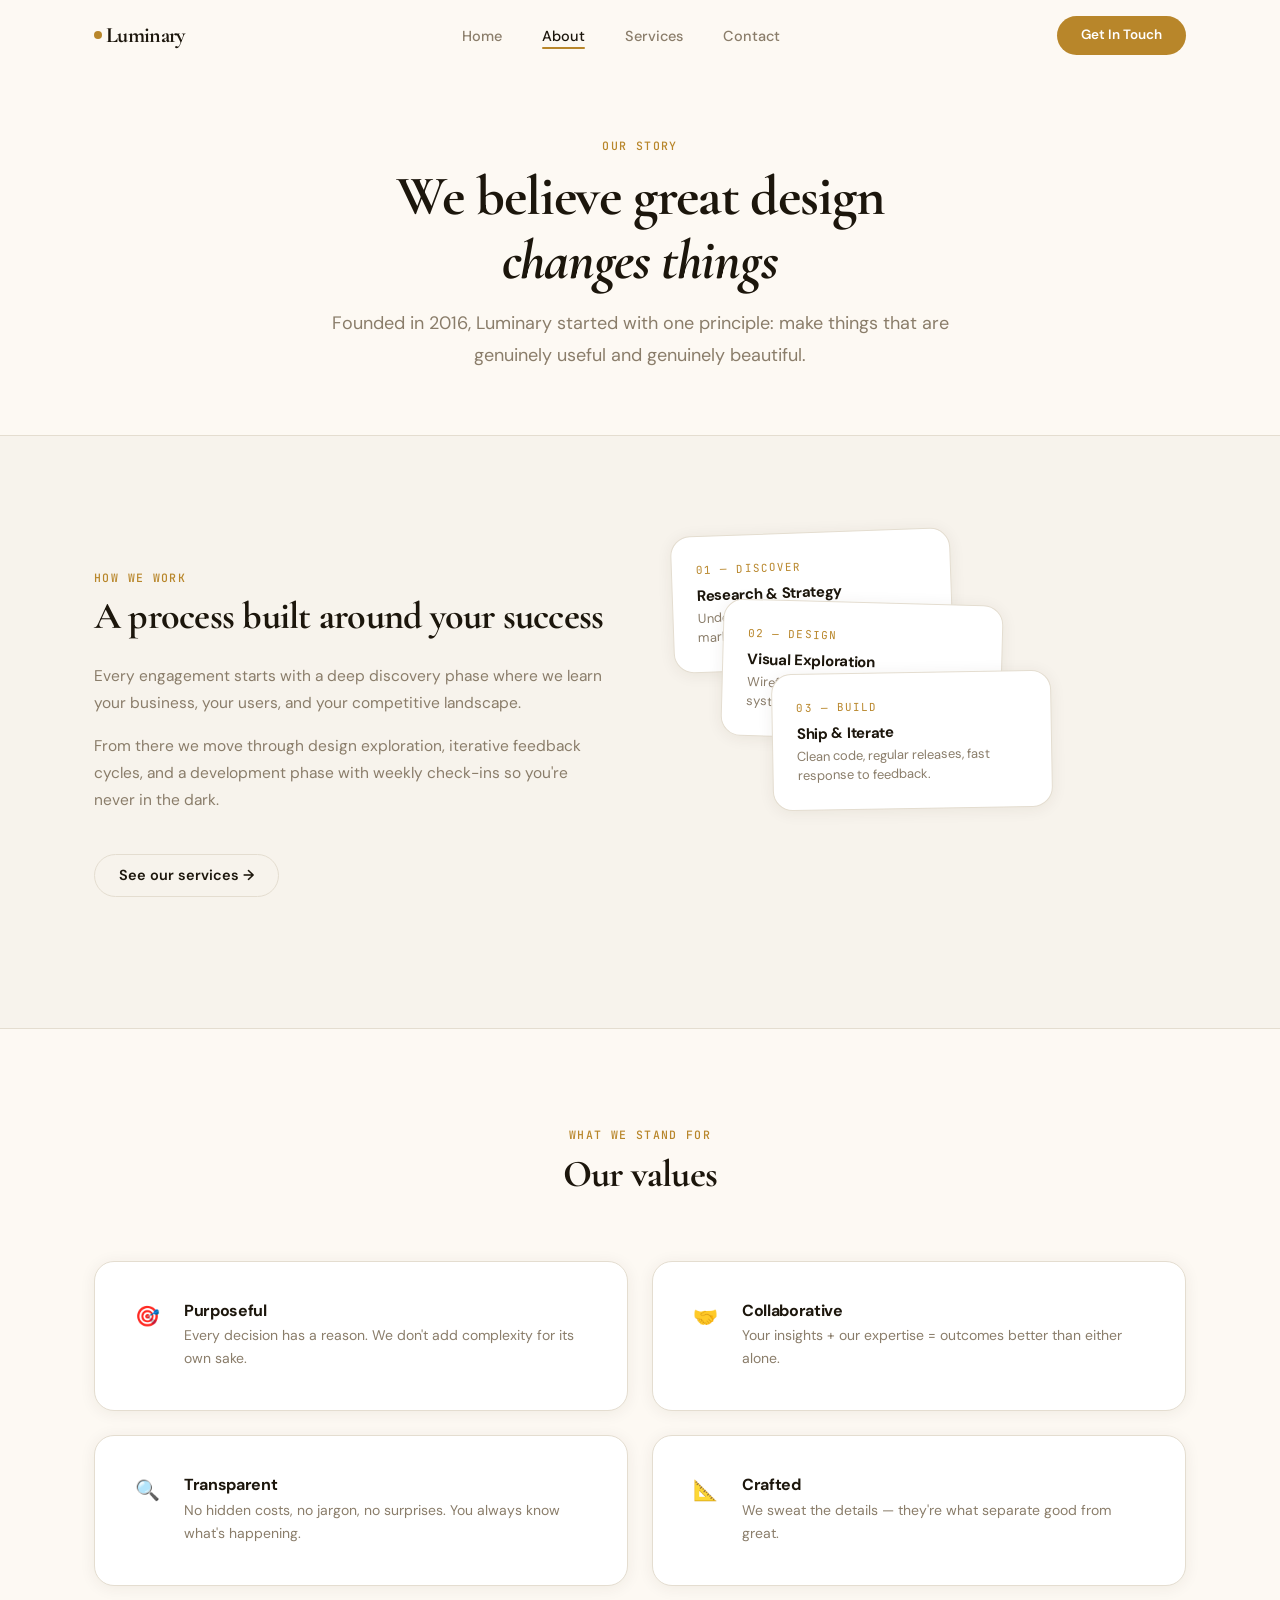
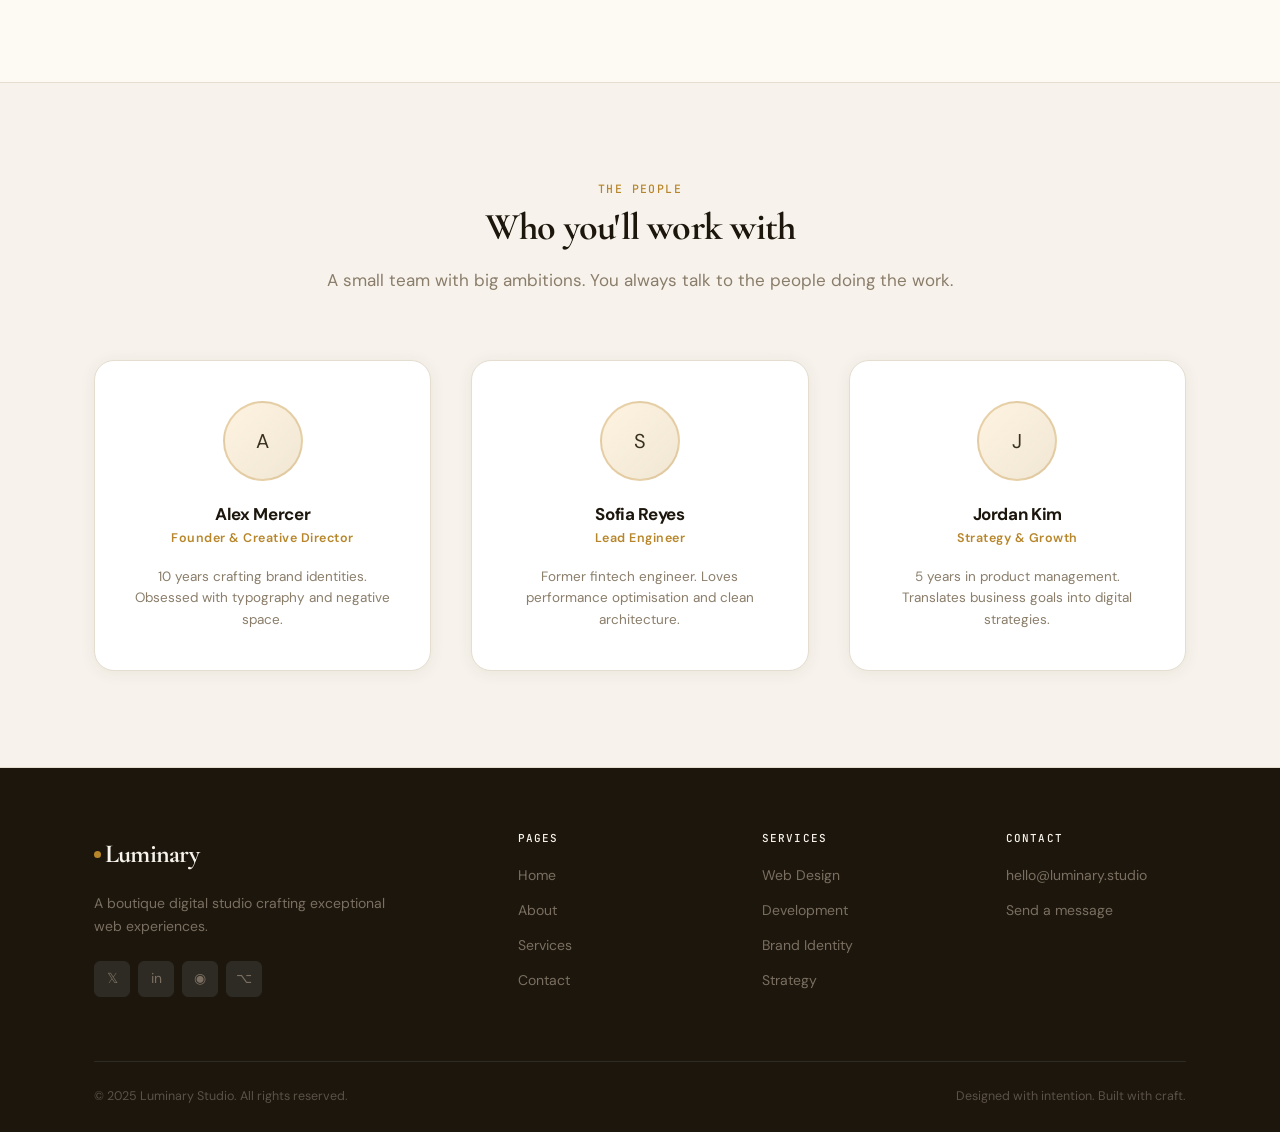
<file: html/about.html>
<!DOCTYPE html>
<html lang="en">
<head>
  <meta charset="UTF-8" />
  <meta name="viewport" content="width=device-width, initial-scale=1.0" />
  <title>About – Luminary Digital Studio</title>
  <meta name="description" content="Learn about Luminary — our story, team, and values." />

  <link rel="preconnect" href="https://fonts.googleapis.com" />
  <link
    href="https://fonts.googleapis.com/css2?family=Cormorant+Garamond:ital,wght@0,700;1,700&family=DM+Sans:wght@400;500;600;700&family=JetBrains+Mono:wght@400;500&display=swap"
    rel="stylesheet"
  />

  <!-- ── STYLESHEETS ────────────────────────────────────────────────
       Note: paths use ../ because this file lives inside /pages/.
       The pattern is always: base → shared → page-specific.
  ──────────────────────────────────────────────────────────────── -->
  <link rel="stylesheet" href="../css/base/variables.css" />
  <link rel="stylesheet" href="../css/base/reset.css" />
  <link rel="stylesheet" href="../css/base/typography.css" />
  <link rel="stylesheet" href="../css/base/layout.css" />
  <link rel="stylesheet" href="../css/shared/nav.css" />
  <link rel="stylesheet" href="../css/shared/components.css" />
  <link rel="stylesheet" href="../css/about/Story.css" />
  <link rel="stylesheet" href="../css/about/values.css" />
  <link rel="stylesheet" href="../css/about/team.css" />
  <link rel="stylesheet" href="../css/shared/footer.css" />
 
</head>

<body>

  <div class="page-overlay"></div>


  <!--
  ╔═════════════════════════════════════════════════════════════╗
  ║  MODULE 1 — NAVIGATION (same markup on every page)         ║
  ║  CSS: css/shared/nav.css                                   ║
  ║  JS:  js/shared/nav.js                                     ║
  ╚═════════════════════════════════════════════════════════════╝
  -->
  <nav class="navbar" role="navigation" aria-label="Main navigation">
    <div class="nav-inner">
      <a class="nav-logo" href="../index.html" aria-label="Luminary home">
        <span class="nav-logo-dot" aria-hidden="true"></span>
        Luminary
      </a>
      <ul class="nav-links" role="list">
        <li><a class="nav-link" href="index.html">Home</a></li>
        <li><a class="nav-link" href="about.html">About</a></li>
        <li><a class="nav-link" href="services.html">Services</a></li>
        <li><a class="nav-link" href="contact.html">Contact</a></li>
      </ul>
      <a class="nav-cta" href="contact.html">Get In Touch</a>
      <button class="nav-toggle" aria-label="Toggle mobile menu" aria-expanded="false" aria-controls="mobilePanel">
        <span></span><span></span><span></span>
      </button>
    </div>
    <div class="nav-mobile-panel" id="mobilePanel" role="menu">
      <a class="nav-mobile-link" href="../index.html" role="menuitem">Home</a>
      <a class="nav-mobile-link" href="about.html"    role="menuitem">About</a>
      <a class="nav-mobile-link" href="services.html" role="menuitem">Services</a>
      <a class="nav-mobile-link" href="contact.html"  role="menuitem">Contact</a>
    </div>
  </nav>


   <!--
  ╔═════════════════════════════════════════════════════════════╗
  ║  MODULE 2 — PAGE HERO                                      ║
  ║  Compact banner — inner pages don't use a full-height hero. ║
  ║  CSS: css/shared/components.css → .page-hero              ║
  ╚═════════════════════════════════════════════════════════════╝
  -->
  <section class="page-hero" aria-labelledby="pageTitle">
    <div class="container-mid">
      <span class="eyebrow">Our Story</span>
      <h1 id="pageTitle">We believe great design<br /><em>changes things</em></h1>
      <p>
        Founded in 2016, Luminary started with one principle: make things
        that are genuinely useful and genuinely beautiful.
      </p>
    </div>
  </section>

   <!--
  ╔═════════════════════════════════════════════════════════════╗
  ║  MODULE 3 — STORY SECTION                                  ║
  ║  Text on the left, overlapping process cards on the right. ║
  ║  CSS: css/about/Story.css → .story-*                       ║
  ╚═════════════════════════════════════════════════════════════╝
  -->
  <section class="section" aria-labelledby="storyHeading">
    <div class="container">
      <div class="story-grid">

        <!-- Left: copy + link -->
        <div class="story-text reveal">
          <span class="eyebrow">How we work</span>
          <h2 id="storyHeading">A process built around your success</h2>
          <p>
            Every engagement starts with a deep discovery phase where we
            learn your business, your users, and your competitive landscape.
          </p>
          <p>
            From there we move through design exploration, iterative
            feedback cycles, and a development phase with weekly check-ins
            so you're never in the dark.
          </p>
          <a class="btn btn-outline" href="services.html">See our services →</a>
        </div>

        <!-- Right: stacked rotated process cards (decorative) -->
        <div class="story-visual reveal" aria-hidden="true">
          <div class="process-card">
            <div class="process-card-num">01 — DISCOVER</div>
            <h4>Research & Strategy</h4>
            <p>Understanding goals, users, and market before anything else.</p>
          </div>
          <div class="process-card">
            <div class="process-card-num">02 — DESIGN</div>
            <h4>Visual Exploration</h4>
            <p>Wireframes, prototypes, and design systems that feel right.</p>
          </div>
          <div class="process-card">
            <div class="process-card-num">03 — BUILD</div>
            <h4>Ship & Iterate</h4>
            <p>Clean code, regular releases, fast response to feedback.</p>
          </div>
        </div>
      </div>
    </div>
  </section>

   <!--
  ╔═════════════════════════════════════════════════════════════╗
  ║  MODULE 4 — VALUES                                         ║
  ║  Four core values in a 2×2 grid.                           ║
  ║  CSS: css/about/values.css → .values-*                      ║
  ╚═════════════════════════════════════════════════════════════╝
  -->
  <section
    class="section"
    style="background:var(--bg-panel-alt); border-block:1px solid var(--border);"
    aria-labelledby="valuesHeading"
  >
    <div class="container">

      <div class="section-header centered reveal">
        <span class="eyebrow">What we stand for</span>
        <h2 id="valuesHeading">Our values</h2>
      </div>

      <div class="values-grid">

        <div class="value-item reveal">
          <div class="value-icon" aria-hidden="true">🎯</div>
          <div>
            <h3>Purposeful</h3>
            <p>Every decision has a reason. We don't add complexity for its own sake.</p>
          </div>
        </div>

        <div class="value-item reveal">
          <div class="value-icon" aria-hidden="true">🤝</div>
          <div>
            <h3>Collaborative</h3>
            <p>Your insights + our expertise = outcomes better than either alone.</p>
          </div>
        </div>

        <div class="value-item reveal">
          <div class="value-icon" aria-hidden="true">🔍</div>
          <div>
            <h3>Transparent</h3>
            <p>No hidden costs, no jargon, no surprises. You always know what's happening.</p>
          </div>
        </div>

        <div class="value-item reveal">
          <div class="value-icon" aria-hidden="true">📐</div>
          <div>
            <h3>Crafted</h3>
            <p>We sweat the details — they're what separate good from great.</p>
          </div>
        </div>

      </div>
    </div>
  </section>

  <!--
  ╔═════════════════════════════════════════════════════════════╗
  ║  MODULE 5 — TEAM                                           ║
  ║  Three team member cards.                                  ║
  ║  CSS: css/about/about.css → .team-*                        ║
  ╚═════════════════════════════════════════════════════════════╝
  -->
  <section class="section" aria-labelledby="teamHeading">
    <div class="container">

      <div class="section-header centered reveal">
        <span class="eyebrow">The people</span>
        <h2 id="teamHeading">Who you'll work with</h2>
        <p>A small team with big ambitions. You always talk to the people doing the work.</p>
      </div>

      <div class="team-grid">

        <article class="team-card reveal">
          <div class="team-avatar" aria-hidden="true">A</div>
          <h3>Alex Mercer</h3>
          <span class="team-role">Founder & Creative Director</span>
          <p class="team-bio">10 years crafting brand identities. Obsessed with typography and negative space.</p>
        </article>

        <article class="team-card reveal">
          <div class="team-avatar" aria-hidden="true">S</div>
          <h3>Sofia Reyes</h3>
          <span class="team-role">Lead Engineer</span>
          <p class="team-bio">Former fintech engineer. Loves performance optimisation and clean architecture.</p>
        </article>

        <article class="team-card reveal">
          <div class="team-avatar" aria-hidden="true">J</div>
          <h3>Jordan Kim</h3>
          <span class="team-role">Strategy & Growth</span>
          <p class="team-bio">5 years in product management. Translates business goals into digital strategies.</p>
        </article>
      </div>
    </div>
  </section>
  
  <!--
  ╔═════════════════════════════════════════════════════════════╗
  ║  MODULE 6 — FOOTER (same markup on every page)             ║
  ║  CSS: css/shared/footer.css                                ║
  ╚═════════════════════════════════════════════════════════════╝
  -->
  <footer class="site-footer" role="contentinfo">
    <div class="container">
      <div class="footer-grid">
        <div>
          <div class="footer-brand-name">
            <span class="footer-brand-dot" aria-hidden="true"></span>
            Luminary
          </div>
          <p class="footer-tagline">A boutique digital studio crafting exceptional web experiences.</p>
          <div class="footer-socials" aria-label="Social media links">
            <a class="social-btn" href="#" aria-label="Twitter">𝕏</a>
            <a class="social-btn" href="#" aria-label="LinkedIn">in</a>
            <a class="social-btn" href="#" aria-label="Dribbble">◉</a>
            <a class="social-btn" href="#" aria-label="GitHub">⌥</a>
          </div>
        </div>
        <div class="footer-col">
          <h4>Pages</h4>
          <ul>
            <li><a href="../index.html">Home</a></li>
            <li><a href="about.html">About</a></li>
            <li><a href="services.html">Services</a></li>
            <li><a href="contact.html">Contact</a></li>
          </ul>
        </div>
        <div class="footer-col">
          <h4>Services</h4>
          <ul>
            <li><a href="services.html">Web Design</a></li>
            <li><a href="services.html">Development</a></li>
            <li><a href="services.html">Brand Identity</a></li>
            <li><a href="services.html">Strategy</a></li>
          </ul>
        </div>
        <div class="footer-col">
          <h4>Contact</h4>
          <ul>
            <li><a href="mailto:hello@luminary.studio">hello@luminary.studio</a></li>
            <li><a href="contact.html">Send a message</a></li>
          </ul>
        </div>
      </div>
      <div class="footer-bottom">
        <p>© 2025 Luminary Studio. All rights reserved.</p>
        <p>Designed with intention. Built with craft.</p>
      </div>
    </div>
  </footer>


<!-- JAVASCRIPT — shared only; no page-specific JS needed for About -->
    <script src="../js/nav.js"></script>
    <script src="../js/transitions.js"></script>


</body>
</html>
</file>
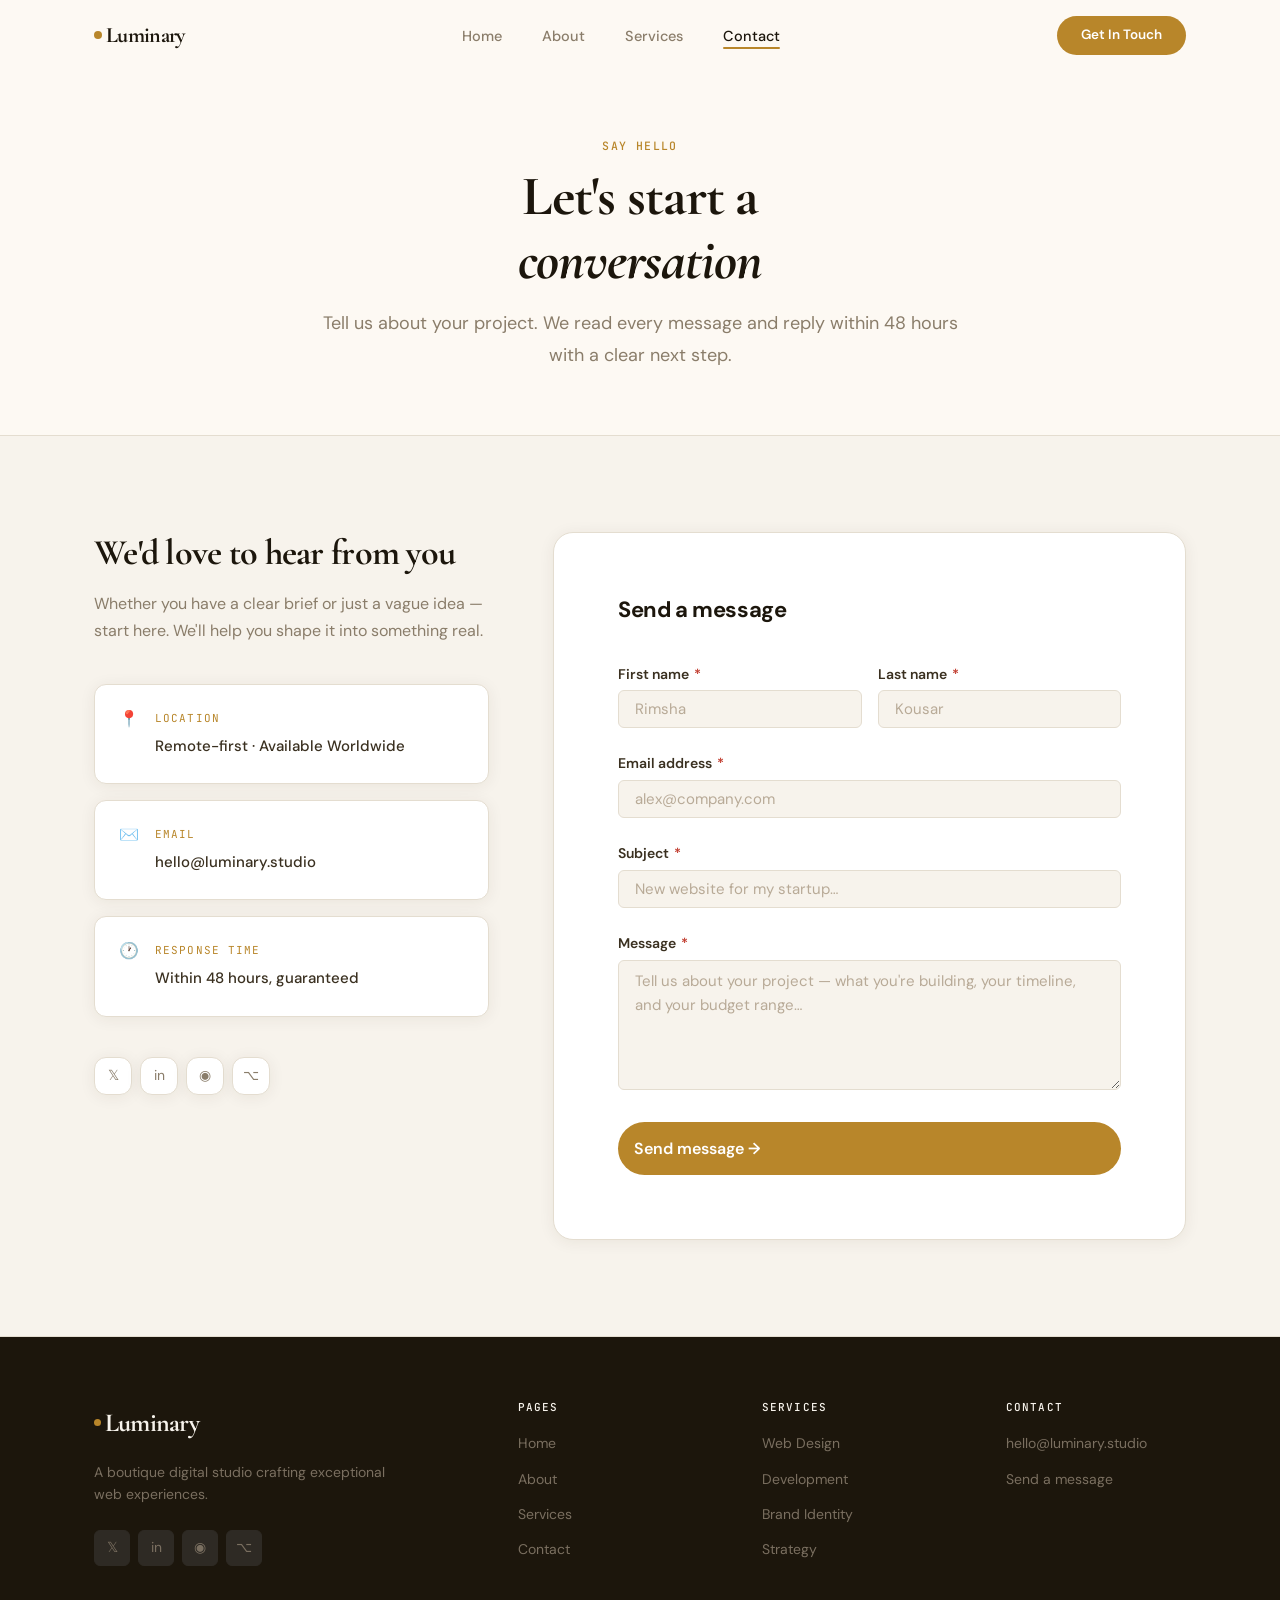
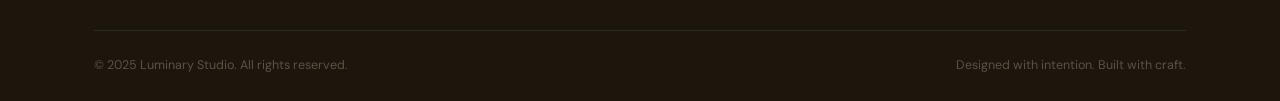
<file: html/contact.html>
<!DOCTYPE html>
<html lang="en">
<head>
  <meta charset="UTF-8" />
  <meta name="viewport" content="width=device-width, initial-scale=1.0" />
  <title>Contact – Luminary Digital Studio</title>
  <meta name="description" content="Start a project with Luminary. Tell us about your idea and we'll respond within 48 hours." />

  <link rel="preconnect" href="https://fonts.googleapis.com" />
  <link
    href="https://fonts.googleapis.com/css2?family=Cormorant+Garamond:ital,wght@0,700;1,700&family=DM+Sans:wght@400;500;600;700&family=JetBrains+Mono:wght@400;500&display=swap"
    rel="stylesheet"
  />

  <link rel="stylesheet" href="../css/base/variables.css" />
  <link rel="stylesheet" href="../css/base/reset.css" />
  <link rel="stylesheet" href="../css/base/typography.css" />
  <link rel="stylesheet" href="../css/base/layout.css" />
  <link rel="stylesheet" href="../css/shared/nav.css" />
  <link rel="stylesheet" href="../css/shared/footer.css" />
  <link rel="stylesheet" href="../css/shared/components.css" />
  <link rel="stylesheet" href="../css/contact/contact.css" />   <!--Contact-specific only -->
</head>

<body>

  <div class="page-overlay"></div>


  <!--
  ╔═════════════════════════════════════════════════════════════╗
  ║  MODULE 1 — NAVIGATION (same markup on every page)         ║
  ╚═════════════════════════════════════════════════════════════╝
  -->
  <nav class="navbar" role="navigation" aria-label="Main navigation">
    <div class="nav-inner">
      <a class="nav-logo" href="../index.html" aria-label="Luminary home">
        <span class="nav-logo-dot" aria-hidden="true"></span>
        Luminary
      </a>
      <ul class="nav-links" role="list">
        <li><a class="nav-link" href="index.html">Home</a></li>
        <li><a class="nav-link" href="about.html">About</a></li>
        <li><a class="nav-link" href="services.html">Services</a></li>
        <li><a class="nav-link" href="contact.html">Contact</a></li>
      </ul>
      <a class="nav-cta" href="contact.html">Get In Touch</a>
      <button class="nav-toggle" aria-label="Toggle mobile menu" aria-expanded="false" aria-controls="mobilePanel">
        <span></span><span></span><span></span>
      </button>
    </div>
    <div class="nav-mobile-panel" id="mobilePanel" role="menu">
      <a class="nav-mobile-link" href="../index.html" role="menuitem">Home</a>
      <a class="nav-mobile-link" href="about.html"    role="menuitem">About</a>
      <a class="nav-mobile-link" href="services.html" role="menuitem">Services</a>
      <a class="nav-mobile-link" href="contact.html"  role="menuitem">Contact</a>
    </div>
  </nav>

  <!--
  ╔═════════════════════════════════════════════════════════════╗
  ║  MODULE 2 — PAGE HERO                                      ║
  ║  CSS: css/shared/components.css → .page-hero              ║
  ╚═════════════════════════════════════════════════════════════╝
  -->
  <section class="page-hero" aria-labelledby="pageTitle">
    <div class="container-mid">
      <span class="eyebrow">Say Hello</span>
      <h1 id="pageTitle">Let's start a<br /><em>conversation</em></h1>
      <p>
        Tell us about your project. We read every message and reply
        within 48 hours with a clear next step.
      </p>
    </div>
  </section>

  <!--
  ╔═════════════════════════════════════════════════════════════╗
  ║  MODULE 3 — CONTACT LAYOUT                                 ║
  ║  Two columns: info panel (left) + form (right).            ║
  ║  CSS: css/contact/contact.css                              ║
  ║  JS:  js/contact/form.js  (validation + submit)            ║
  ╚═════════════════════════════════════════════════════════════╝
  -->
  <section class="section" aria-label="Contact information and form">
    <div class="container">
      <div class="contact-layout">


        <!-- ── LEFT: INFO PANEL ────────────────────────────────────── -->
        <div class="contact-info reveal">

          <h2>We'd love to hear from you</h2>
          <p>Whether you have a clear brief or just a vague idea — start here. We'll help you shape it into something real.</p>

          <!-- Three contact detail cards -->
          <div class="contact-details">

            <div class="detail-card">
              <span class="detail-icon" aria-hidden="true">📍</span>
              <div>
                <span class="detail-label">Location</span>
                <span class="detail-value">Remote-first · Available Worldwide</span>
              </div>
            </div>

            <div class="detail-card">
              <span class="detail-icon" aria-hidden="true">✉️</span>
              <div>
                <span class="detail-label">Email</span>
                <a class="detail-value" href="mailto:hello@luminary.studio">
                  hello@luminary.studio
                </a>
              </div>
            </div>

            <div class="detail-card">
              <span class="detail-icon" aria-hidden="true">🕐</span>
              <div>
                <span class="detail-label">Response time</span>
                <span class="detail-value">Within 48 hours, guaranteed</span>
              </div>
            </div>

          </div>

          <!-- Social links row -->
          <div class="contact-socials" aria-label="Social media links">
            <a class="contact-social-btn" href="#" aria-label="Twitter">𝕏</a>
            <a class="contact-social-btn" href="#" aria-label="LinkedIn">in</a>
            <a class="contact-social-btn" href="#" aria-label="Dribbble">◉</a>
            <a class="contact-social-btn" href="#" aria-label="GitHub">⌥</a>
          </div>

        </div>


        <!-- ── RIGHT: CONTACT FORM ─────────────────────────────────── -->
        <div class="reveal">
          <div class="form-wrap">
            <h3>Send a message</h3>

            <!--
              id="contactForm" → JS reads this to attach submit handler.
              novalidate      → disables browser's built-in validation
                                 so our custom JS validation runs instead.
            -->
            <form id="contactForm" novalidate>

              <!-- First Name + Last Name side by side -->
              <div class="form-row">

                <div class="form-group">
                  <label for="firstName">
                    First name <span class="req" aria-hidden="true">*</span>
                  </label>
                  <input
                    class="form-input"
                    type="text"
                    id="firstName"
                    placeholder="Rimsha"
                    autocomplete="given-name"
                  />
                  <!-- Error span: id = fieldId + "Error" (convention used by form.js) -->
                  <span class="field-error" id="firstNameError" role="alert"></span>
                </div>

                <div class="form-group">
                  <label for="lastName">
                    Last name <span class="req" aria-hidden="true">*</span>
                  </label>
                  <input
                    class="form-input"
                    type="text"
                    id="lastName"
                    placeholder="Kousar"
                    autocomplete="family-name"
                  />
                  <span class="field-error" id="lastNameError" role="alert"></span>
                </div>

              </div>

              <!-- Email -->
              <div class="form-group">
                <label for="email">
                  Email address <span class="req" aria-hidden="true">*</span>
                </label>
                <input
                  class="form-input"
                  type="email"
                  id="email"
                  placeholder="alex@company.com"
                  autocomplete="email"
                />
                <span class="field-error" id="emailError" role="alert"></span>
              </div>

              <!-- Subject -->
              <div class="form-group">
                <label for="subject">
                  Subject <span class="req" aria-hidden="true">*</span>
                </label>
                <input
                  class="form-input"
                  type="text"
                  id="subject"
                  placeholder="New website for my startup…"
                />
                <span class="field-error" id="subjectError" role="alert"></span>
              </div>

              <!-- Message -->
              <div class="form-group">
                <label for="message">
                  Message <span class="req" aria-hidden="true">*</span>
                </label>
                <textarea
                  class="form-textarea"
                  id="message"
                  placeholder="Tell us about your project — what you're building, your timeline, and your budget range…"
                ></textarea>
                <span class="field-error" id="messageError" role="alert"></span>
              </div>

              <!-- Submit button
                   id="submitBtn" → form.js changes its text and adds .loading -->
              <button class="btn btn-primary form-submit" type="submit" id="submitBtn">
                Send message →
              </button>

            </form>

            <!--
              Success message — hidden until form is submitted successfully.
              form.js hides the <form> and removes .hidden from this element.
            -->
            <div class="form-success hidden" id="formSuccess" role="status">
              <div class="form-success-icon" aria-hidden="true">✓</div>
              <h3>Message sent!</h3>
              <p>
                Thanks for reaching out. We'll be back in touch within
                48 hours with a clear next step.
              </p>
              <a class="btn btn-outline" href="../index.html">← Back to home</a>
            </div>

          </div>
        </div>


      </div>
    </div>
  </section>

  
  <!--
  ╔═════════════════════════════════════════════════════════════╗
  ║  MODULE 4 — FOOTER (same markup on every page)             ║
  ╚═════════════════════════════════════════════════════════════╝
  -->
  <footer class="site-footer" role="contentinfo">
    <div class="container">
      <div class="footer-grid">
        <div>
          <div class="footer-brand-name">
            <span class="footer-brand-dot" aria-hidden="true"></span>
            Luminary
          </div>
          <p class="footer-tagline">A boutique digital studio crafting exceptional web experiences.</p>
          <div class="footer-socials" aria-label="Social media links">
            <a class="social-btn" href="#" aria-label="Twitter">𝕏</a>
            <a class="social-btn" href="#" aria-label="LinkedIn">in</a>
            <a class="social-btn" href="#" aria-label="Dribbble">◉</a>
            <a class="social-btn" href="#" aria-label="GitHub">⌥</a>
          </div>
        </div>
        <div class="footer-col">
          <h4>Pages</h4>
          <ul>
            <li><a href="../index.html">Home</a></li>
            <li><a href="about.html">About</a></li>
            <li><a href="services.html">Services</a></li>
            <li><a href="contact.html">Contact</a></li>
          </ul>
        </div>
        <div class="footer-col">
          <h4>Services</h4>
          <ul>
            <li><a href="services.html">Web Design</a></li>
            <li><a href="services.html">Development</a></li>
            <li><a href="services.html">Brand Identity</a></li>
            <li><a href="services.html">Strategy</a></li>
          </ul>
        </div>
        <div class="footer-col">
          <h4>Contact</h4>
          <ul>
            <li><a href="mailto:hello@luminary.studio">hello@luminary.studio</a></li>
            <li><a href="contact.html">Send a message</a></li>
          </ul>
        </div>
      </div>
      <div class="footer-bottom">
        <p>© 2025 Luminary Studio. All rights reserved.</p>
        <p>Designed with intention. Built with craft.</p>
      </div>
    </div>
  </footer>
  
  
  <script src="../js/nav.js"></script>
  <script src="../js/transitions.js"></script>
  <script src="../js/contact/form.js"></script>

</body>
</html>
</file>
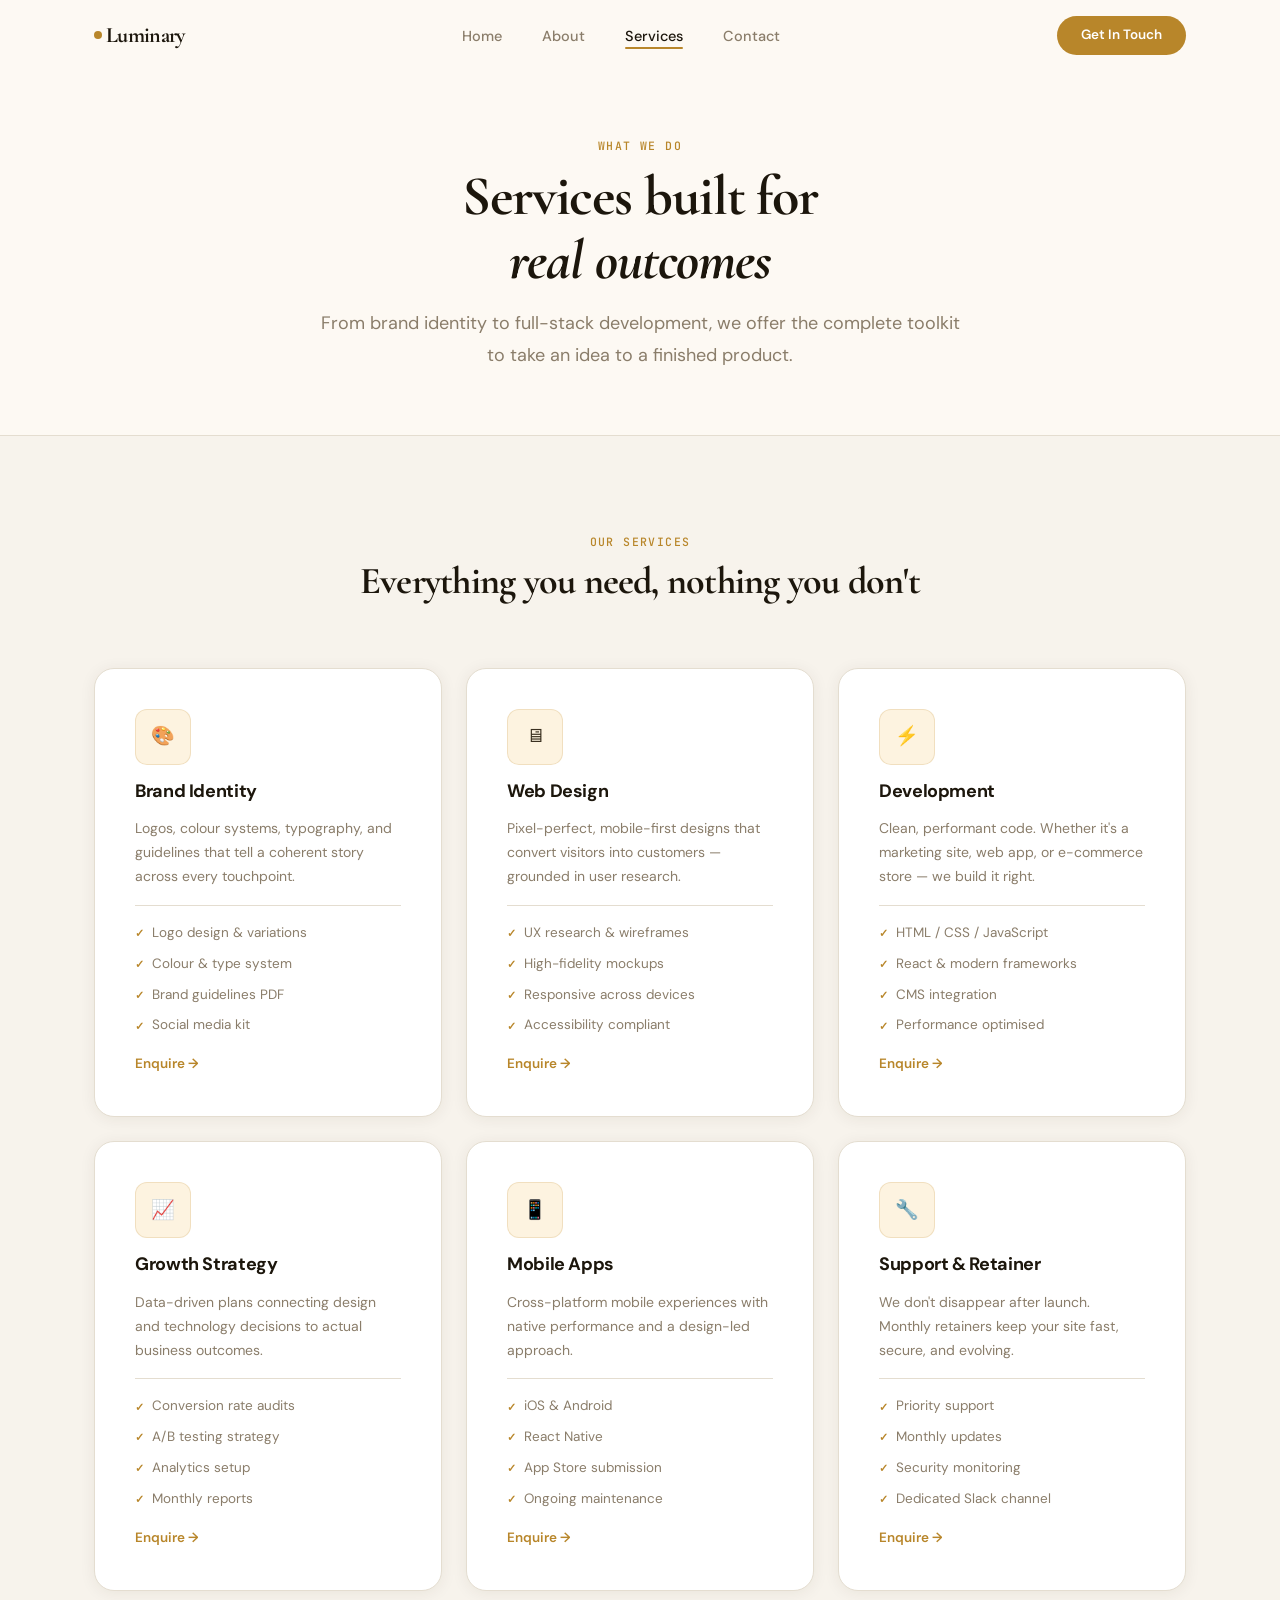
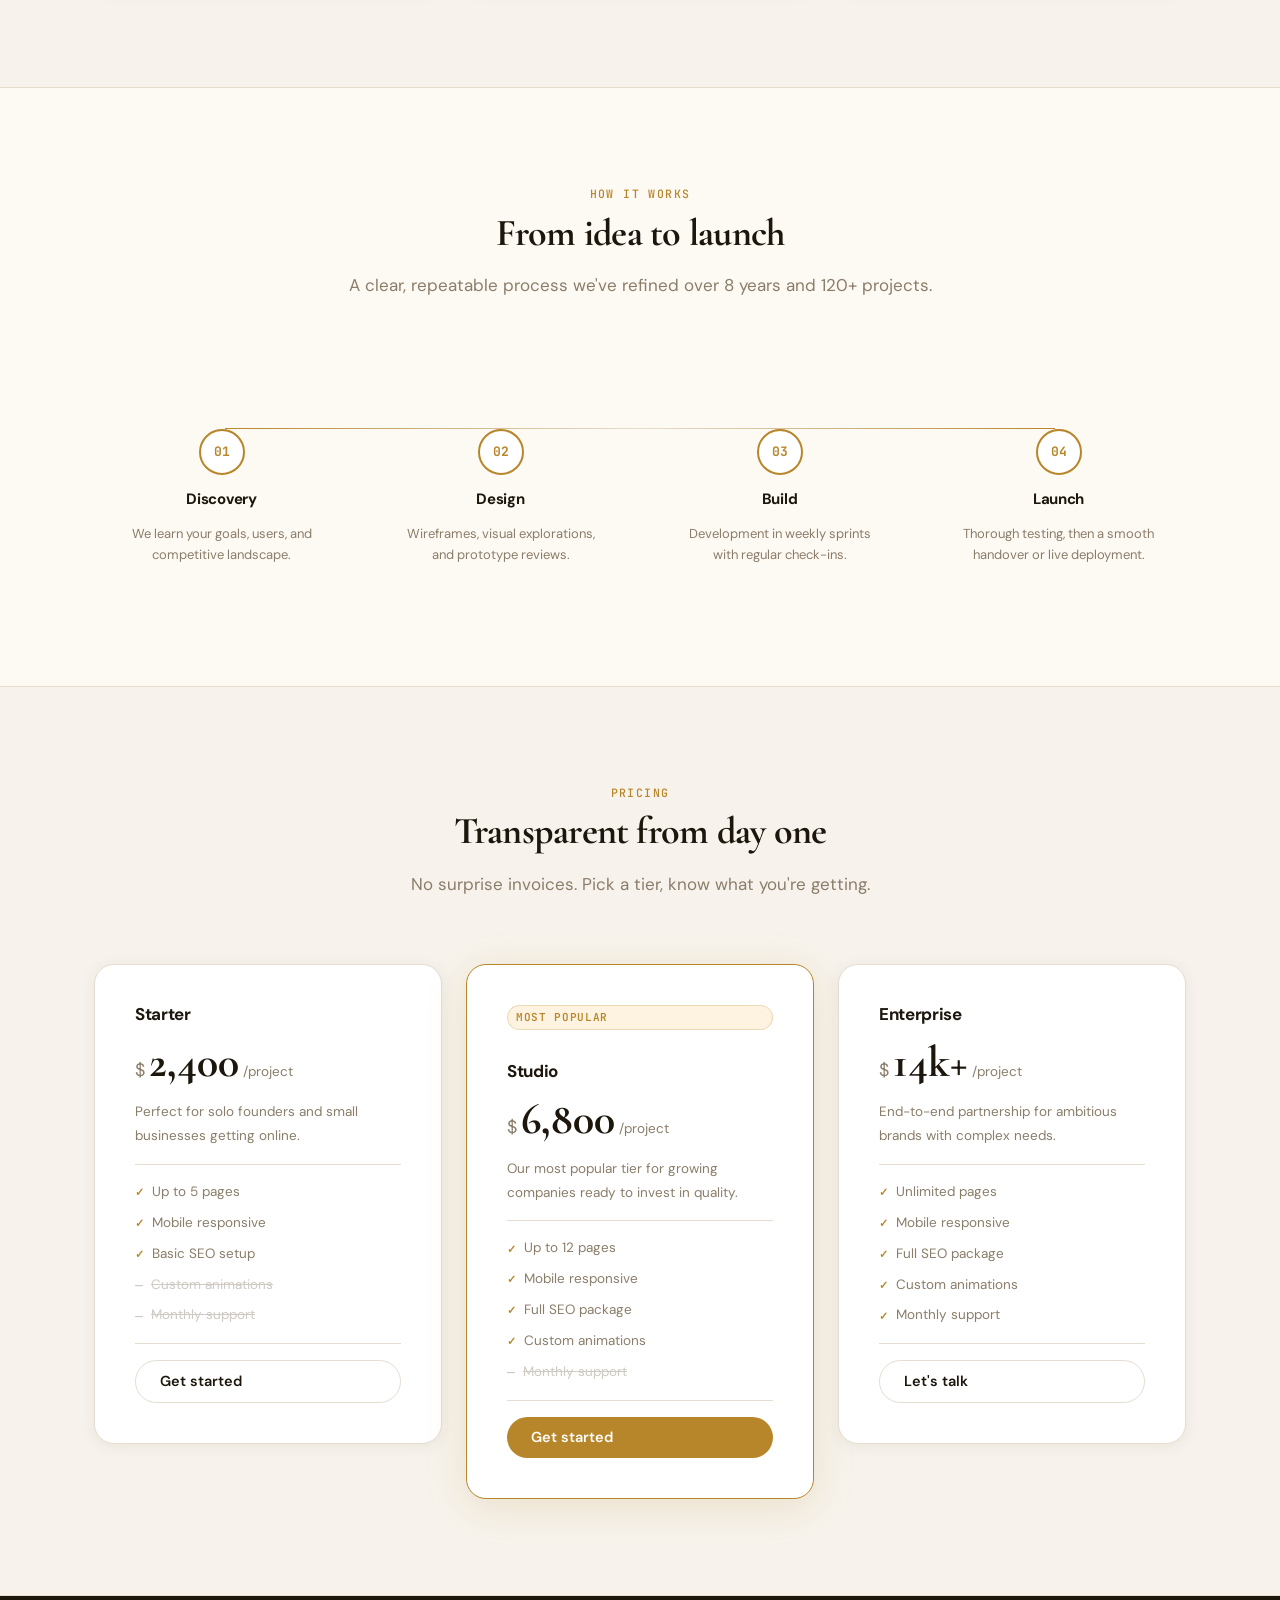
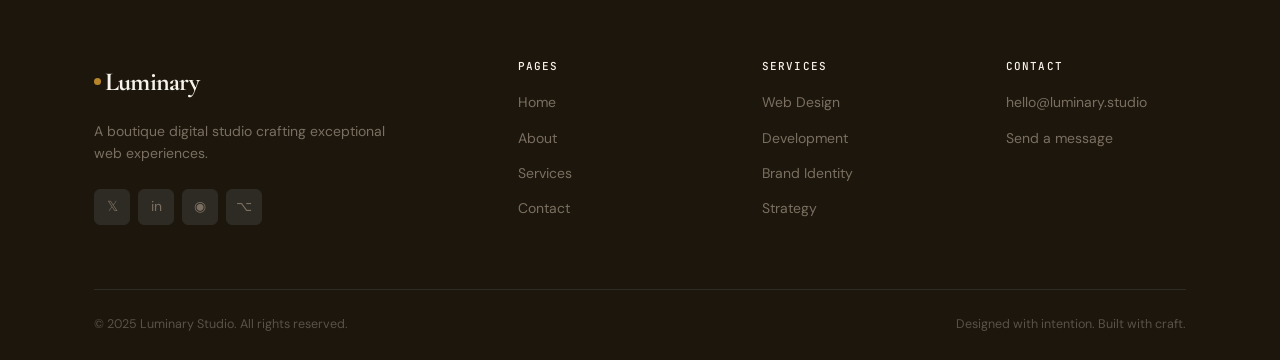
<file: html/services.html>
<!DOCTYPE html>
<html lang="en">
<head>
  <meta charset="UTF-8" />
  <meta name="viewport" content="width=device-width, initial-scale=1.0" />
  <title>Services – Luminary Digital Studio</title>
  <meta name="description" content="Web design, development, brand identity, and strategy services from Luminary." />

  <link rel="preconnect" href="https://fonts.googleapis.com" />
  <link
    href="https://fonts.googleapis.com/css2?family=Cormorant+Garamond:ital,wght@0,700;1,700&family=DM+Sans:wght@400;500;600;700&family=JetBrains+Mono:wght@400;500&display=swap"
    rel="stylesheet"
  />

  <link rel="stylesheet" href="../css/base/variables.css" />
  <link rel="stylesheet" href="../css/base/reset.css" />
  <link rel="stylesheet" href="../css/base/typography.css" />
  <link rel="stylesheet" href="../css/base/layout.css" />
  <link rel="stylesheet" href="../css/shared/nav.css" />
  <link rel="stylesheet" href="../css/shared/footer.css" />
  <link rel="stylesheet" href="../css/shared/components.css" />
  <link rel="stylesheet" href="../css/services/service.css" />  <!-- Services-specific only -->
  <link rel="stylesheet" href="../css/services/process.css" />  <!-- Process timeline styles -->
<link rel="stylesheet" href="../css/services/price.css" />  <!-- Pricing grid styles -->
</head>

<body>
     <div class="page-overlay"></div>


  <!--
  ╔═════════════════════════════════════════════════════════════╗
  ║  MODULE 1 — NAVIGATION (same markup on every page)         ║
  ╚═════════════════════════════════════════════════════════════╝
  -->
  <nav class="navbar" role="navigation" aria-label="Main navigation">
    <div class="nav-inner">
      <a class="nav-logo" href="../index.html" aria-label="Luminary home">
        <span class="nav-logo-dot" aria-hidden="true"></span>
        Luminary
      </a>
      <ul class="nav-links" role="list">
        <li><a class="nav-link" href="index.html">Home</a></li>
        <li><a class="nav-link" href="about.html">About</a></li>
        <li><a class="nav-link" href="services.html">Services</a></li>
        <li><a class="nav-link" href="contact.html">Contact</a></li>
      </ul>
      <a class="nav-cta" href="contact.html">Get In Touch</a>
      <button class="nav-toggle" aria-label="Toggle mobile menu" aria-expanded="false" aria-controls="mobilePanel">
        <span></span><span></span><span></span>
      </button>
    </div>
    <div class="nav-mobile-panel" id="mobilePanel" role="menu">
      <a class="nav-mobile-link" href="index.html" role="menuitem">Home</a>
      <a class="nav-mobile-link" href="about.html"    role="menuitem">About</a>
      <a class="nav-mobile-link" href="services.html" role="menuitem">Services</a>
      <a class="nav-mobile-link" href="contact.html"  role="menuitem">Contact</a>
    </div>
  </nav>

  <!--
  ╔═════════════════════════════════════════════════════════════╗
  ║  MODULE 2 — PAGE HERO                                      ║
  ║  CSS: css/shared/components.css → .page-hero              ║
  ╚═════════════════════════════════════════════════════════════╝
  -->
  <section class="page-hero" aria-labelledby="pageTitle">
    <div class="container-mid">
      <span class="eyebrow">What We Do</span>
      <h1 id="pageTitle">Services built for<br /><em>real outcomes</em></h1>
      <p>
        From brand identity to full-stack development, we offer
        the complete toolkit to take an idea to a finished product.
      </p>
    </div>
  </section>

  <!--
  ╔═════════════════════════════════════════════════════════════╗
  ║  MODULE 3 — SERVICE CARDS                                  ║
  ║  Six service cards in a 3-column grid.                     ║
  ║  CSS: css/services/service.css → .services-grid           ║
  ╚═════════════════════════════════════════════════════════════╝
  -->
  <section class="section" aria-labelledby="servicesHeading">
    <div class="container">

      <div class="section-header centered reveal">
        <span class="eyebrow">Our services</span>
        <h2 id="servicesHeading">Everything you need, nothing you don't</h2>
      </div>

      <div class="services-grid">

        <article class="service-card reveal">
          <div class="service-icon" aria-hidden="true">🎨</div>
          <h3>Brand Identity</h3>
          <p>Logos, colour systems, typography, and guidelines that tell a coherent story across every touchpoint.</p>
          <ul class="service-features">
            <li>Logo design & variations</li>
            <li>Colour & type system</li>
            <li>Brand guidelines PDF</li>
            <li>Social media kit</li>
          </ul>
          <a class="service-link" href="contact.html">Enquire →</a>
        </article>

        <article class="service-card reveal">
          <div class="service-icon" aria-hidden="true">🖥</div>
          <h3>Web Design</h3>
          <p>Pixel-perfect, mobile-first designs that convert visitors into customers — grounded in user research.</p>
          <ul class="service-features">
            <li>UX research & wireframes</li>
            <li>High-fidelity mockups</li>
            <li>Responsive across devices</li>
            <li>Accessibility compliant</li>
          </ul>
          <a class="service-link" href="contact.html">Enquire →</a>
        </article>

        <article class="service-card reveal">
          <div class="service-icon" aria-hidden="true">⚡</div>
          <h3>Development</h3>
          <p>Clean, performant code. Whether it's a marketing site, web app, or e-commerce store — we build it right.</p>
          <ul class="service-features">
            <li>HTML / CSS / JavaScript</li>
            <li>React & modern frameworks</li>
            <li>CMS integration</li>
            <li>Performance optimised</li>
          </ul>
          <a class="service-link" href="contact.html">Enquire →</a>
        </article>

        <article class="service-card reveal">
          <div class="service-icon" aria-hidden="true">📈</div>
          <h3>Growth Strategy</h3>
          <p>Data-driven plans connecting design and technology decisions to actual business outcomes.</p>
          <ul class="service-features">
            <li>Conversion rate audits</li>
            <li>A/B testing strategy</li>
            <li>Analytics setup</li>
            <li>Monthly reports</li>
          </ul>
          <a class="service-link" href="contact.html">Enquire →</a>
        </article>

        <article class="service-card reveal">
          <div class="service-icon" aria-hidden="true">📱</div>
          <h3>Mobile Apps</h3>
          <p>Cross-platform mobile experiences with native performance and a design-led approach.</p>
          <ul class="service-features">
            <li>iOS & Android</li>
            <li>React Native</li>
            <li>App Store submission</li>
            <li>Ongoing maintenance</li>
          </ul>
          <a class="service-link" href="contact.html">Enquire →</a>
        </article>

        <article class="service-card reveal">
          <div class="service-icon" aria-hidden="true">🔧</div>
          <h3>Support & Retainer</h3>
          <p>We don't disappear after launch. Monthly retainers keep your site fast, secure, and evolving.</p>
          <ul class="service-features">
            <li>Priority support</li>
            <li>Monthly updates</li>
            <li>Security monitoring</li>
            <li>Dedicated Slack channel</li>
          </ul>
          <a class="service-link" href="contact.html">Enquire →</a>
        </article>

      </div>
    </div>
  </section>
  <!--
  ╔═════════════════════════════════════════════════════════════╗
  ║  MODULE 4 — PROCESS TIMELINE                               ║
  ║  Four numbered steps in a horizontal row.                  ║
  ║  CSS: css/services/process.css → .process-timeline        ║
  ╚═════════════════════════════════════════════════════════════╝
  -->
  <section
    class="section"
    style="background:var(--bg-panel-alt); border-block:1px solid var(--border);"
    aria-labelledby="processHeading"
  >
    <div class="container">

      <div class="section-header centered reveal">
        <span class="eyebrow">How it works</span>
        <h2 id="processHeading">From idea to launch</h2>
        <p>A clear, repeatable process we've refined over 8 years and 120+ projects.</p>
      </div>

      <div class="process-timeline">

        <div class="process-step reveal">
          <div class="step-circle">01</div>
          <h3>Discovery</h3>
          <p>We learn your goals, users, and competitive landscape.</p>
        </div>

        <div class="process-step reveal">
          <div class="step-circle">02</div>
          <h3>Design</h3>
          <p>Wireframes, visual explorations, and prototype reviews.</p>
        </div>

        <div class="process-step reveal">
          <div class="step-circle">03</div>
          <h3>Build</h3>
          <p>Development in weekly sprints with regular check-ins.</p>
        </div>

        <div class="process-step reveal">
          <div class="step-circle">04</div>
          <h3>Launch</h3>
          <p>Thorough testing, then a smooth handover or live deployment.</p>
        </div>

      </div>
    </div>
  </section>

  <!--
  ╔═════════════════════════════════════════════════════════════╗
  ║  MODULE 5 — PRICING                                        ║
  ║  Three tier cards. The middle card is .featured.           ║
  ║  CSS: css/services/services.css → .pricing-*               ║
  ╚═════════════════════════════════════════════════════════════╝
  -->
  <section class="section" aria-labelledby="pricingHeading">
    <div class="container">

      <div class="section-header centered reveal">
        <span class="eyebrow">Pricing</span>
        <h2 id="pricingHeading">Transparent from day one</h2>
        <p>No surprise invoices. Pick a tier, know what you're getting.</p>
      </div>

      <div class="pricing-grid">

        <div class="pricing-card reveal">
          <h3>Starter</h3>
          <div class="price-row">
            <span class="price-symbol">$</span>
            <span class="price-amount">2,400</span>
            <span class="price-period">/project</span>
          </div>
          <p class="pricing-desc">Perfect for solo founders and small businesses getting online.</p>
          <ul class="pricing-features">
            <li>Up to 5 pages</li>
            <li>Mobile responsive</li>
            <li>Basic SEO setup</li>
            <li class="unavailable">Custom animations</li>
            <li class="unavailable">Monthly support</li>
          </ul>
          <a class="btn btn-outline" href="contact.html">Get started</a>
        </div>

        <div class="pricing-card featured reveal">
          <span class="badge" style="margin-bottom:var(--space-md);">Most popular</span>
          <h3>Studio</h3>
          <div class="price-row">
            <span class="price-symbol">$</span>
            <span class="price-amount">6,800</span>
            <span class="price-period">/project</span>
          </div>
          <p class="pricing-desc">Our most popular tier for growing companies ready to invest in quality.</p>
          <ul class="pricing-features">
            <li>Up to 12 pages</li>
            <li>Mobile responsive</li>
            <li>Full SEO package</li>
            <li>Custom animations</li>
            <li class="unavailable">Monthly support</li>
          </ul>
          <a class="btn btn-primary" href="contact.html">Get started</a>
        </div>

        <div class="pricing-card reveal">
          <h3>Enterprise</h3>
          <div class="price-row">
            <span class="price-symbol">$</span>
            <span class="price-amount">14k+</span>
            <span class="price-period">/project</span>
          </div>
          <p class="pricing-desc">End-to-end partnership for ambitious brands with complex needs.</p>
          <ul class="pricing-features">
            <li>Unlimited pages</li>
            <li>Mobile responsive</li>
            <li>Full SEO package</li>
            <li>Custom animations</li>
            <li>Monthly support</li>
          </ul>
          <a class="btn btn-outline" href="contact.html">Let's talk</a>
        </div>

      </div>
    </div>
  </section>

  <!--
  ╔═════════════════════════════════════════════════════════════╗
  ║  MODULE 6 — FOOTER (same markup on every page)             ║
  ╚═════════════════════════════════════════════════════════════╝
  -->
  <footer class="site-footer" role="contentinfo">
    <div class="container">
      <div class="footer-grid">
        <div>
          <div class="footer-brand-name">
            <span class="footer-brand-dot" aria-hidden="true"></span>
            Luminary
          </div>
          <p class="footer-tagline">A boutique digital studio crafting exceptional web experiences.</p>
          <div class="footer-socials" aria-label="Social media links">
            <a class="social-btn" href="#" aria-label="Twitter">𝕏</a>
            <a class="social-btn" href="#" aria-label="LinkedIn">in</a>
            <a class="social-btn" href="#" aria-label="Dribbble">◉</a>
            <a class="social-btn" href="#" aria-label="GitHub">⌥</a>
          </div>
        </div>
        <div class="footer-col">
          <h4>Pages</h4>
          <ul>
            <li><a href="../index.html">Home</a></li>
            <li><a href="about.html">About</a></li>
            <li><a href="services.html">Services</a></li>
            <li><a href="contact.html">Contact</a></li>
          </ul>
        </div>
        <div class="footer-col">
          <h4>Services</h4>
          <ul>
            <li><a href="services.html">Web Design</a></li>
            <li><a href="services.html">Development</a></li>
            <li><a href="services.html">Brand Identity</a></li>
            <li><a href="services.html">Strategy</a></li>
          </ul>
        </div>
        <div class="footer-col">
          <h4>Contact</h4>
          <ul>
            <li><a href="mailto:hello@luminary.studio">hello@luminary.studio</a></li>
            <li><a href="contact.html">Send a message</a></li>
          </ul>
        </div>
      </div>
      <div class="footer-bottom">
        <p>© 2025 Luminary Studio. All rights reserved.</p>
        <p>Designed with intention. Built with craft.</p>
      </div>
    </div>
  </footer>


  <script src="../js/nav.js"></script>
  <script src="../js/transitions.js"></script>
</body>
</html>
</file>
<file: css/base/variables.css>
/*
╔═══════════════════════════════════════════════════════════════╗
║  css/base/variables.css  –  DESIGN TOKENS                    ║
║                                                               ║
║  What this file does:                                         ║
║  Defines every reusable value in the design system.          ║
║  Every other CSS file reads these via var(--name).           ║
║                                                               ║
║  Think of it as the "source of truth":                        ║
║  Change --accent here → every button, link, highlight        ║
║  updates automatically. No hunting through 10 files.         ║
║                                                               ║
║  Loaded by: every HTML page (first CSS in <head>)            ║
╚═══════════════════════════════════════════════════════════════╝
*/


/* ══════════════════════════════════════════════════════════════
   :root  –  targets the <html> element (highest point)
   Variables here are readable by EVERY element on EVERY page.
   ══════════════════════════════════════════════════════════════ */
:root {

  /* ── COLOUR PALETTE ──────────────────────────────────────────
     Warm editorial palette — cream backgrounds, deep ink,
     and a rich amber accent that feels premium but approachable.
     ────────────────────────────────────────────────────────── */
  --bg-page:      #f7f3ec;   /* warm cream — main page background   */
  --bg-panel:     #ffffff;   /* pure white — cards & section fills  */
  --bg-panel-alt: #fdf9f3;   /* barely warm — alternate card bg     */
  --border:       #e4ddd0;   /* soft divider lines                  */
  --border-focus: #c8a96e;   /* amber glow on focused inputs        */

  --accent:       #b8862a;   /* rich amber — primary accent         */
  --accent-hover: #9a6e1e;   /* darker amber on hover               */
  --accent-light: #fdf3e0;   /* pale amber — hover backgrounds      */

  --text-heading: #1c160c;   /* near-black ink — headings           */
  --text-body:    #3a3020;   /* dark warm brown — body copy         */
  --text-muted:   #8a7d6a;   /* grey-brown — captions, labels       */
  --text-hint:    #b8aa97;   /* lightest — placeholder / hint text  */

  /* ── TYPOGRAPHY ──────────────────────────────────────────────
     Two fonts loaded via Google Fonts in each HTML <head>.
     Display font (serif) for headings; DM Sans for everything else.
     ────────────────────────────────────────────────────────── */
  --font-display: 'Cormorant Garamond', Georgia, serif;
  --font-body:    'DM Sans', sans-serif;
  --font-mono:    'JetBrains Mono', monospace;

  /* ── SPACING SCALE ───────────────────────────────────────────
     Every gap, padding, and margin should be one of these
     values so spacing feels rhythmic and consistent.
     Based on a 4 px grid.
     ────────────────────────────────────────────────────────── */
  --space-xs:   4px;
  --space-sm:   8px;
  --space-md:  16px;
  --space-lg:  24px;
  --space-xl:  40px;
  --space-2xl: 64px;
  --space-3xl: 96px;

  /* ── BORDER RADIUS ────────────────────────────────────────── */
  --radius-sm:   6px;
  --radius-md:  12px;
  --radius-lg:  20px;
  --radius-full: 9999px;   /* pill / circle */

  /* ── SHADOWS ─────────────────────────────────────────────── */
  --shadow-card:  0 2px 16px rgba(60,40,10,0.07);
  --shadow-hover: 0 8px 32px rgba(60,40,10,0.12);
  --shadow-nav:   0 1px 24px rgba(60,40,10,0.10);

  /* ── TRANSITIONS ─────────────────────────────────────────── */
  --ease-out:       cubic-bezier(0.16, 1, 0.3, 1);
  --duration-fast:  150ms;
  --duration-mid:   250ms;
  --duration-slow:  400ms;

  /* ── LAYOUT ──────────────────────────────────────────────── */
  --container-wide: 1140px;
  --container-mid:   860px;
  --nav-height:       72px;
}
</file>
<file: css/base/typography.css>
/*
╔═══════════════════════════════════════════════════════════════╗
║  css/base/typography.css  –  TEXT STYLES                     ║
║                                                               ║
║  What this file does:                                         ║
║  Defines every text treatment used across the entire site:   ║
║  headings, body text, labels, captions, and utility classes. ║
║                                                               ║
║  Pattern:                                                     ║
║  1. Element selectors (h1, p) set sensible defaults.         ║
║  2. Utility classes (.label, .muted) let any element         ║
║     override those defaults without writing new CSS.         ║
╚═══════════════════════════════════════════════════════════════╝
*/


/* ── HEADINGS ────────────────────────────────────────────────────
   All headings use the display serif font.
   letter-spacing: -0.02em tightens headline kerning (looks better
   at large sizes).  line-height: 1.15 is tighter than body text.
   ──────────────────────────────────────────────────────────────── */
h1, h2, h3, h4, h5, h6 {
  font-family: var(--font-display);
  font-weight: 700;
  line-height: 1.15;
  letter-spacing: -0.02em;
  color: var(--text-heading);
}

h1 { font-size: clamp(3.2rem, 6vw, 5.6rem); }
/*   clamp(min, preferred, max):
     — at least 3.2rem on tiny screens
     — scales with viewport width (6vw)
     — never larger than 5.6rem
     Result: fluid type that looks right on any screen width.    */

h2 { font-size: clamp(2.4rem, 4vw, 3.8rem); }
h3 { font-size: clamp(1.8rem, 3vw, 2.6rem); }
h4 { font-size: 1.8rem; }
h5 { font-size: 1.5rem; }
h6 { font-size: 1.3rem; }


/* ── BODY TEXT ────────────────────────────────────────────────────
   Paragraphs use the body font (set on <body> in reset.css).
   max-width 65ch limits line length to ~65 characters — the
   optimal reading width for long-form text.
   ──────────────────────────────────────────────────────────────── */
p {
  font-size: 1.6rem;
  color: var(--text-body);
  line-height: 1.75;
  max-width: 65ch;   /* ch unit = width of the '0' character */
}


/* ── UTILITY CLASSES ──────────────────────────────────────────────
   Add these to any HTML element to override its default styling.

   Example:
     <p class="muted text-sm">Posted 3 days ago</p>
   ──────────────────────────────────────────────────────────────── */

/* Text colour overrides */
.muted   { color: var(--text-muted); }
.hint    { color: var(--text-hint); font-style: italic; }
.accent  { color: var(--accent); }

/* Size overrides */
.text-sm  { font-size: 1.3rem; }
.text-lg  { font-size: 1.8rem; }
.text-xl  { font-size: 2.0rem; }

/* Alignment */
.text-center { text-align: center; }
.text-right  { text-align: right; }

/* Font family override */
.font-display { font-family: var(--font-display); }
.font-mono    { font-family: var(--font-mono); }


/* ── SECTION EYEBROW LABEL ───────────────────────────────────────
   Small uppercase label that appears ABOVE a section heading.
   Example:
     <span class="eyebrow">Our Services</span>
     <h2>What We Build</h2>
   ──────────────────────────────────────────────────────────────── */
.eyebrow {
  font-family: var(--font-mono);
  font-size: 1.15rem;
  font-weight: 500;
  letter-spacing: 0.12em;
  text-transform: uppercase;
  color: var(--accent);
  display: block;
  margin-bottom: var(--space-sm);
}
</file>
<file: css/base/layout.css>
/*
╔═══════════════════════════════════════════════════════════════╗
║  css/base/layout.css  –  LAYOUT UTILITIES                    ║
║                                                               ║
║  What this file does:                                         ║
║  Provides the reusable layout building blocks used across    ║
║  every page: container wrappers, section spacers, grid       ║
║  helpers, flexbox utilities, and responsive breakpoints.     ║
║                                                               ║
║  Philosophy: small single-purpose classes you COMBINE        ║
║  in HTML rather than writing custom CSS for every element.   ╚═══════════════════════════════════════════════════════════════╝
*/


/* ── CONTAINER ────────────────────────────────────────────────────
   Centers content and constrains it to a readable max-width.
   padding-inline prevents content from touching the screen edge
   on narrow screens.

   --container-wide: 1140px  (full-width sections)
   --container-mid:   860px  (narrow / text-heavy sections)
   ──────────────────────────────────────────────────────────────── */
.container {
  width: 100%;
  max-width: var(--container-wide);
  margin-inline: auto;      /* shorthand: margin-left + margin-right: auto */
  padding-inline: var(--space-lg);
}

.container-mid {
  max-width: var(--container-mid);
  margin-inline: auto;
  padding-inline: var(--space-lg);
}


/* ── SECTION WRAPPER ──────────────────────────────────────────────
   Adds consistent vertical breathing room to every <section>.
   .section-sm is for sections that need less vertical space.
   ──────────────────────────────────────────────────────────────── */
.section {
  padding-block: var(--space-3xl);  /* padding-top + padding-bottom */
}

.section-sm {
  padding-block: var(--space-2xl);
}


/* ── SECTION HEADER ───────────────────────────────────────────────
   Standard header block at the top of most sections.
   Contains the eyebrow label + heading + optional description.
   ──────────────────────────────────────────────────────────────── */
.section-header {
  margin-bottom: var(--space-2xl);
}

.section-header.centered {
  text-align: center;
}

.section-header.centered p {
  margin-inline: auto;
}

.section-header p {
  font-size: 1.7rem;
  color: var(--text-muted);
  margin-top: var(--space-md);
}


/* ── GRID HELPERS ─────────────────────────────────────────────────
   CSS Grid columns. Use with .grid on the parent.

   How CSS Grid works:
     display: grid                         → activates grid
     grid-template-columns: repeat(3,1fr)  → 3 equal columns
     1fr = "1 fraction of available space"

   Usage in HTML:
     <div class="grid grid-3">...</div>
   ──────────────────────────────────────────────────────────────── */
.grid {
  display: grid;
  gap: var(--space-lg);
}

.grid-2 { grid-template-columns: repeat(2, 1fr); }
.grid-3 { grid-template-columns: repeat(3, 1fr); }
.grid-4 { grid-template-columns: repeat(4, 1fr); }


/* ── FLEX HELPERS ─────────────────────────────────────────────────
   Common flex patterns as utility classes.
   ──────────────────────────────────────────────────────────────── */
.flex         { display: flex; }
.flex-center  { display: flex; align-items: center; justify-content: center; }
.flex-between { display: flex; align-items: center; justify-content: space-between; }
.flex-col     { display: flex; flex-direction: column; }
.flex-wrap    { flex-wrap: wrap; }
.gap-sm       { gap: var(--space-sm); }
.gap-md       { gap: var(--space-md); }
.gap-lg       { gap: var(--space-lg); }


/* ── RESPONSIVE: MOBILE ───────────────────────────────────────────
   @media (max-width: Npx) means "apply ONLY when screen ≤ N px".
   Multi-column grids collapse to single column on mobile.
   ──────────────────────────────────────────────────────────────── */
@media (max-width: 768px) {
  .grid-2,
  .grid-3,
  .grid-4 {
    grid-template-columns: 1fr;   /* single column on phones */
  }

  .container,
  .container-mid {
    padding-inline: var(--space-md);
  }

  .section    { padding-block: var(--space-2xl); }
  .section-sm { padding-block: var(--space-xl);  }
}
</file>
<file: css/shared/nav.css>
/*
╔═══════════════════════════════════════════════════════════════╗
║  css/shared/nav.css  –  NAVIGATION BAR                       ║
║                                                               ║
║  What this file does:                                         ║
║  Styles the top navigation bar shared across EVERY page:     ║
║    • Logo (left side)                                         ║
║    • Nav links + CTA button (right side)                      ║
║    • Glass-blur effect when user scrolls down                 ║
║    • Mobile hamburger menu                                    ║
║                                                               ║
║  Corresponding JS:   js/shared/nav.js                        ║
║  Included in:        every HTML <body>                        ║
╚═══════════════════════════════════════════════════════════════╝
*/


/* ══════════════════════════════════════════════════════════════
   NAVBAR WRAPPER
   position: fixed keeps it stuck to top while user scrolls.
   z-index: 1000 keeps it above ALL page content.
   ══════════════════════════════════════════════════════════════ */
.navbar {
  position: fixed;
  top: 0; left: 0;
  width: 100%;
  height: var(--nav-height);   /* 72px — pages offset their top padding by this */
  z-index: 1000;

  /* Starts transparent so hero images can bleed through the top */
  background: transparent;
  border-bottom: 1px solid transparent;

  /* Smooth visual change when .scrolled is added by JS */
  transition:
    background     var(--duration-slow) var(--ease-out),
    border-color   var(--duration-slow) var(--ease-out),
    backdrop-filter var(--duration-slow) var(--ease-out);
}


/* ── SCROLLED STATE ───────────────────────────────────────────────
   When the user scrolls > 60px, nav.js adds .scrolled to .navbar.
   backdrop-filter: blur() creates a frosted-glass look by
   blurring whatever content is behind the navbar element.
   ──────────────────────────────────────────────────────────────── */
.navbar.scrolled {
  background: rgba(247, 243, 236, 0.88);
  border-bottom-color: var(--border);
  backdrop-filter: blur(16px);
  -webkit-backdrop-filter: blur(16px);   /* Safari prefix required */
  box-shadow: var(--shadow-nav);
}


/* ── NAV INNER LAYOUT ─────────────────────────────────────────────
   flex-between: logo left, links + CTA right, all centred vertically.
   ──────────────────────────────────────────────────────────────── */
.nav-inner {
  display: flex;
  align-items: center;
  justify-content: space-between;
  height: 100%;
  max-width: var(--container-wide);
  margin-inline: auto;
  padding-inline: var(--space-lg);
}


/* ── LOGO ─────────────────────────────────────────────────────────
   The brand mark. Uses the display serif for editorial character.
   The small animated dot is the logo mark.
   ──────────────────────────────────────────────────────────────── */
.nav-logo {
  font-family: var(--font-display);
  font-size: 2.2rem;
  font-weight: 700;
  letter-spacing: -0.03em;
  color: var(--text-heading);
  display: flex;
  align-items: center;
  gap: var(--space-xs);
}

/* Animated amber dot — the logo mark */
.nav-logo-dot {
  width: 8px;
  height: 8px;
  border-radius: 50%;
  background: var(--accent);
  animation: dot-pulse 3s ease-in-out infinite;
}

@keyframes dot-pulse {
  0%, 100% { transform: scale(1);    opacity: 1;   }
  50%       { transform: scale(1.35); opacity: 0.6; }
}


/* ── DESKTOP NAV LINKS ────────────────────────────────────────────
   Row of page links. Each link has a sliding underline on hover.
   ──────────────────────────────────────────────────────────────── */
.nav-links {
  display: flex;
  align-items: center;
  gap: var(--space-xl);
}

.nav-link {
  font-size: 1.45rem;
  font-weight: 500;
  color: var(--text-muted);
  position: relative;   /* needed for the underline pseudo-element */
  transition: color var(--duration-mid);
}

/* Underline that slides in from the left on hover */
.nav-link::after {
  content: '';
  position: absolute;
  bottom: -4px;
  left: 0;
  width: 0;          /* starts collapsed */
  height: 2px;
  background: var(--accent);
  border-radius: var(--radius-full);
  transition: width var(--duration-mid) var(--ease-out);
}

.nav-link:hover       { color: var(--text-heading); }
.nav-link.active      { color: var(--text-heading); }

.nav-link:hover::after,
.nav-link.active::after {
  width: 100%;       /* expands on hover / active page */
}


/* ── CTA BUTTON ───────────────────────────────────────────────────
   "Get In Touch" — filled amber pill at the far right.
   ──────────────────────────────────────────────────────────────── */
.nav-cta {
  font-size: 1.35rem;
  font-weight: 600;
  color: #fff;
  background: var(--accent);
  border-radius: var(--radius-full);
  padding: var(--space-sm) var(--space-lg);
  transition:
    background  var(--duration-mid),
    transform   var(--duration-fast);
}

.nav-cta:hover {
  background: var(--accent-hover);
  transform: translateY(-1px);
}


/* ── HAMBURGER (mobile only) ──────────────────────────────────────
   Three bars that animate into an ✕ when menu opens.
   Hidden on desktop (display:none) — shown via @media below.
   ──────────────────────────────────────────────────────────────── */
.nav-toggle {
  display: none;
  flex-direction: column;
  gap: 5px;
  padding: var(--space-sm);
}

.nav-toggle span {
  display: block;
  width: 22px;
  height: 2px;
  background: var(--text-heading);
  border-radius: var(--radius-full);
  transition:
    transform var(--duration-mid) var(--ease-out),
    opacity   var(--duration-mid);
}

/* .open is added by nav.js when hamburger is clicked */
.nav-toggle.open span:nth-child(1) { transform: translateY(7px) rotate(45deg);  }
.nav-toggle.open span:nth-child(2) { opacity: 0; }
.nav-toggle.open span:nth-child(3) { transform: translateY(-7px) rotate(-45deg); }


/* ── MOBILE MENU PANEL ────────────────────────────────────────────
   Drops down below the navbar when hamburger is pressed.
   Hidden by default; .open makes it display:flex.
   ──────────────────────────────────────────────────────────────── */
.nav-mobile-panel {
  display: none;
  flex-direction: column;
  gap: var(--space-xs);
  background: rgba(247, 243, 236, 0.97);
  backdrop-filter: blur(16px);
  -webkit-backdrop-filter: blur(16px);
  padding: var(--space-md) var(--space-lg) var(--space-lg);
  border-bottom: 1px solid var(--border);
}

.nav-mobile-panel.open {
  display: flex;
}

.nav-mobile-link {
  font-size: 1.8rem;
  font-weight: 500;
  color: var(--text-muted);
  padding: var(--space-sm) 0;
  border-bottom: 1px solid var(--border);
  transition: color var(--duration-fast);
}

.nav-mobile-link:last-child { border-bottom: none; }

.nav-mobile-link:hover,
.nav-mobile-link.active {
  color: var(--accent);
}


/* ── RESPONSIVE ───────────────────────────────────────────────────
   Below 768px: hide desktop links, show hamburger button.
   ──────────────────────────────────────────────────────────────── */
@media (max-width: 768px) {
  .nav-links,
  .nav-cta     { display: none; }   /* hide desktop nav   */
  .nav-toggle  { display: flex; }   /* show hamburger     */
}
</file>
<file: css/shared/components.css>
/*
╔═══════════════════════════════════════════════════════════════╗
║  css/shared/components.css  –  REUSABLE UI COMPONENTS        ║
║                                                               ║
║  What this file does:                                         ║
║  Styles UI components used on MORE THAN ONE page:            ║
║    • Buttons (.btn, .btn-primary, .btn-outline)               ║
║    • Badge / tag chip (.badge)                                ║
║    • Base card (.card)                                        ║
║    • Page hero banner (.page-hero) for inner pages           ║
║    • Page transition overlay (.page-overlay)                  ║
║                                                               ║
║  If a component appears on ONE page only, its styles          ║
║  live in that page's CSS file instead of here.               ║
╚═══════════════════════════════════════════════════════════════╝
*/


/* ══════════════════════════════════════════════════════════════
   PAGE HERO  –  compact banner for inner pages (About, etc.)
   Distinct from the full-screen home hero.
   ══════════════════════════════════════════════════════════════ */
.page-hero {
  padding-top: calc(var(--nav-height) + var(--space-2xl));
  padding-bottom: var(--space-2xl);
  text-align: center;
  background: var(--bg-panel-alt);
  border-bottom: 1px solid var(--border);
}

.page-hero h1 {
  margin-bottom: var(--space-md);
}

.page-hero p {
  font-size: 1.8rem;
  color: var(--text-muted);
  margin-inline: auto;
  max-width: 55ch;
}


/* ══════════════════════════════════════════════════════════════
   PAGE TRANSITION OVERLAY
   A full-screen div used by js/shared/transitions.js.
   Fades IN when leaving a page, fades OUT when arriving.
   ══════════════════════════════════════════════════════════════ */
.page-overlay {
  position: fixed;
  inset: 0;          /* top:0 right:0 bottom:0 left:0 */
  background: var(--bg-page);
  z-index: 9999;
  opacity: 0;
  pointer-events: none;
  transition: opacity var(--duration-slow) var(--ease-out);
}

.page-overlay.fade-in  { opacity: 1; pointer-events: all; }
.page-overlay.fade-out { opacity: 0; }


/* ══════════════════════════════════════════════════════════════
   BUTTONS
   ══════════════════════════════════════════════════════════════

   Usage:
     <a class="btn btn-primary" href="#">Explore</a>
     <button class="btn btn-outline">Learn More</button>
*/

/* Base: shared structure every button variant builds on */
.btn {
  display: inline-flex;
  align-items: center;
  gap: var(--space-sm);
  font-family: var(--font-body);
  font-size: 1.45rem;
  font-weight: 600;
  border-radius: var(--radius-full);
  padding: var(--space-sm) var(--space-lg);
  cursor: pointer;
  white-space: nowrap;
  transition:
    background   var(--duration-mid),
    color        var(--duration-mid),
    border-color var(--duration-mid),
    transform    var(--duration-fast),
    box-shadow   var(--duration-mid);
}

/* Slight lift on hover; press-down on click */
.btn:hover  { transform: translateY(-2px); }
.btn:active { transform: translateY(0);    }


/* ── PRIMARY ──────────────────────────────────────────────────────
   Filled amber. The main call-to-action.
   ──────────────────────────────────────────────────────────────── */
.btn-primary {
  background: var(--accent);
  color: #fff;
}

.btn-primary:hover {
  background: var(--accent-hover);
  box-shadow: 0 6px 24px rgba(184,134,42,0.28);
}


/* ── OUTLINE ──────────────────────────────────────────────────────
   Transparent with a border. Secondary action.
   ──────────────────────────────────────────────────────────────── */
.btn-outline {
  background: transparent;
  color: var(--text-heading);
  border: 1.5px solid var(--border);
}

.btn-outline:hover {
  border-color: var(--accent);
  color: var(--accent);
}


/* ── LARGE ────────────────────────────────────────────────────────
   Add .btn-lg to any variant for a larger size (hero CTAs).
   ──────────────────────────────────────────────────────────────── */
.btn-lg {
  font-size: 1.6rem;
  padding: var(--space-md) var(--space-xl);
}

/* ══════════════════════════════════════════════════════════════
   BADGE / TAG
   Small pill label used to categorise content.
   ══════════════════════════════════════════════════════════════ */
.badge {
  display: inline-block;
  font-family: var(--font-mono);
  font-size: 1.1rem;
  font-weight: 600;
  letter-spacing: 0.06em;
  text-transform: uppercase;
  color: var(--accent);
  background: var(--accent-light);
  border: 1px solid rgba(184,134,42,0.25);
  border-radius: var(--radius-full);
  padding: 2px var(--space-sm);
}


/* ══════════════════════════════════════════════════════════════
   BASE CARD
   ══════════════════════════════════════════════════════════════ */
.card {
  background: var(--bg-panel);
  border: 1px solid var(--border);
  border-radius: var(--radius-lg);
  padding: var(--space-xl);
  box-shadow: var(--shadow-card);
  transition:
    box-shadow   var(--duration-mid),
    border-color var(--duration-mid),
    transform    var(--duration-mid) var(--ease-out);
}

.card:hover {
  box-shadow: var(--shadow-hover);
  border-color: var(--border-focus);
  transform: translateY(-4px);
}
</file>
<file: css/about/Story.css>
/* ══════════════════════════════════════════════════════════════
   STORY SECTION  –  text + process cards side-by-side
   ══════════════════════════════════════════════════════════════ */

.story-grid {
  display: grid;
  grid-template-columns: 1fr 1fr;
  gap: var(--space-2xl);
  align-items: center;
}

.story-text h2 {
  margin-bottom: var(--space-lg);
}

.story-text p {
  margin-bottom: var(--space-md);
  font-size: 1.55rem;
  color: var(--text-muted);
}

.story-text p:last-of-type {
  margin-bottom: var(--space-xl);
}


/* ── PROCESS CARDS VISUAL ─────────────────────────────────────────
   Three cards stacked with slight rotation and offset — gives
   a "scattered on a desk" look.
   Each card is position:absolute inside a fixed-height container.
   ──────────────────────────────────────────────────────────────── */
.story-visual {
  position: relative;
  height: 400px;
}

.process-card {
  position: absolute;
  background: var(--bg-panel);
  border: 1px solid var(--border);
  border-radius: var(--radius-lg);
  padding: var(--space-lg);
  width: 280px;
  box-shadow: var(--shadow-card);
  transition: border-color var(--duration-mid), box-shadow var(--duration-mid);
}

.process-card:hover {
  border-color: var(--border-focus);
  box-shadow: var(--shadow-hover);
}

/* Each card at a different position and small rotation angle */
.process-card:nth-child(1) { top:   0; left:   0; transform: rotate(-2deg); }
.process-card:nth-child(2) { top:  70px; left:  50px; transform: rotate(1.5deg); z-index: 1; }
.process-card:nth-child(3) { top: 140px; left: 100px; transform: rotate(-1deg);  z-index: 2; }

.process-card-num {
  font-family: var(--font-mono);
  font-size: 1.1rem;
  letter-spacing: 0.1em;
  color: var(--accent);
  margin-bottom: var(--space-sm);
}

.process-card h4 {
  font-family: var(--font-body);
  font-size: 1.5rem;
  font-weight: 700;
  color: var(--text-heading);
  margin-bottom: var(--space-xs);
}

.process-card p {
  font-size: 1.3rem;
  color: var(--text-muted);
  line-height: 1.5;
  max-width: none;
}

/* ── RESPONSIVE ───────────────────────────────────────────────────  */
@media (max-width: 768px) {
  .story-grid  { grid-template-columns: 1fr; }

  .story-visual {
    height: 300px;
    margin-top: var(--space-xl);
  }

  .process-card { width: 220px; }
  .process-card:nth-child(2) { left: 30px; }
  .process-card:nth-child(3) { left: 60px; }
}
</file>
<file: css/about/values.css>
/* ══════════════════════════════════════════════════════════════
   VALUES SECTION  –  2×2 icon + text grid
   ══════════════════════════════════════════════════════════════ */

.values-grid {
  display: grid;
  grid-template-columns: repeat(2, 1fr);
  gap: var(--space-lg);
}

.value-item {
  display: flex;
  gap: var(--space-lg);
  align-items: flex-start;
  padding: var(--space-xl);
  background: var(--bg-panel);
  border: 1px solid var(--border);
  border-radius: var(--radius-lg);
  box-shadow: var(--shadow-card);
  transition: border-color var(--duration-mid), box-shadow var(--duration-mid);
}

.value-item:hover {
  border-color: var(--border-focus);
  box-shadow: var(--shadow-hover);
}

.value-icon {
  font-size: 2rem;
  line-height: 1;
  flex-shrink: 0;
  margin-top: 4px;
}

.value-item h3 {
  font-family: var(--font-body);
  font-size: 1.6rem;
  font-weight: 700;
  color: var(--text-heading);
  margin-bottom: var(--space-xs);
}

.value-item p {
  font-size: 1.4rem;
  color: var(--text-muted);
  line-height: 1.65;
  max-width: none;
}

/* ── RESPONSIVE ───────────────────────────────────────────────────  */
@media (max-width: 768px) {
  .values-grid { grid-template-columns: 1fr; }
}
</file>
<file: css/about/team.css>
/* ══════════════════════════════════════════════════════════════
   TEAM SECTION
   ══════════════════════════════════════════════════════════════ */

.team-grid {
  display: grid;
  grid-template-columns: repeat(3, 1fr);
  gap: var(--space-xl);
}

.team-card {
  text-align: center;
  padding: var(--space-xl);
  background: var(--bg-panel);
  border: 1px solid var(--border);
  border-radius: var(--radius-lg);
  box-shadow: var(--shadow-card);
  transition:
    border-color var(--duration-mid),
    box-shadow   var(--duration-mid),
    transform    var(--duration-mid) var(--ease-out);
}

.team-card:hover {
  border-color: var(--border-focus);
  box-shadow: var(--shadow-hover);
  transform: translateY(-5px);
}

/* Circular avatar placeholder (initials or emoji) */
.team-avatar {
  width: 80px; height: 80px;
  border-radius: 50%;
  background: linear-gradient(135deg, var(--accent-light), rgba(184,134,42,0.2));
  border: 2px solid rgba(184,134,42,0.3);
  display: flex;
  align-items: center;
  justify-content: center;
  font-size: 2rem;
  margin: 0 auto var(--space-lg);
}

.team-card h3 {
  font-family: var(--font-body);
  font-size: 1.7rem;
  font-weight: 700;
  color: var(--text-heading);
  margin-bottom: var(--space-xs);
}

.team-role {
  display: block;
  font-size: 1.25rem;
  font-weight: 600;
  color: var(--accent);
  letter-spacing: 0.04em;
  margin-bottom: var(--space-md);
}

.team-bio {
  font-size: 1.35rem;
  color: var(--text-muted);
  line-height: 1.6;
}

/* ── RESPONSIVE ───────────────────────────────────────────────────  */
@media (max-width: 768px) {
  .team-grid   { grid-template-columns: 1fr; }
}
</file>
<file: css/shared/footer.css>
/*
╔═══════════════════════════════════════════════════════════════╗
║  css/shared/footer.css  –  SITE FOOTER                       ║
║                                                               ║
║  What this file does:                                         ║
║  Styles the footer present on every page:                    ║
║    • Brand column (logo + tagline + social icons)            ║
║    • Three link columns (Pages, Services, Contact)           ║
║    • Bottom bar (copyright line)                             ║
╚═══════════════════════════════════════════════════════════════╝
*/


/* ══════════════════════════════════════════════════════════════
   FOOTER WRAPPER
   border-top gives a clean dividing line above the footer.
   ══════════════════════════════════════════════════════════════ */
.site-footer {
  background: var(--text-heading);  /* deep ink background */
  color: #f7f3ec;
  padding-top: var(--space-2xl);
  padding-bottom: var(--space-lg);
  border-top: 1px solid var(--border);
}


/* ── FOOTER GRID ──────────────────────────────────────────────────
   4 columns: brand (wider) + three link groups.
   The brand column gets 2fr so it has room for the tagline.
   ──────────────────────────────────────────────────────────────── */
.footer-grid {
  display: grid;
  grid-template-columns: 2fr 1fr 1fr 1fr;
  gap: var(--space-2xl);
  margin-bottom: var(--space-2xl);
}


/* ── BRAND COLUMN ─────────────────────────────────────────────────
   Logo name, short tagline, and social icon row.
   ──────────────────────────────────────────────────────────────── */
.footer-brand-name {
  font-family: var(--font-display);
  font-size: 2.6rem;
  font-weight: 700;
  letter-spacing: -0.03em;
  color: #f7f3ec;
  display: flex;
  align-items: center;
  gap: var(--space-xs);
  margin-bottom: var(--space-md);
}

.footer-brand-dot {
  width: 7px;
  height: 7px;
  border-radius: 50%;
  background: var(--accent);
}

.footer-tagline {
  font-size: 1.4rem;
  color: #7a6f60;
  line-height: 1.6;
  max-width: 30ch;
  margin-bottom: var(--space-lg);
}


/* ── SOCIAL ICONS ─────────────────────────────────────────────────
   Small square icon buttons. Each one shows an emoji-style icon.
   ──────────────────────────────────────────────────────────────── */
.footer-socials {
  display: flex;
  gap: var(--space-sm);
}

.social-btn {
  width: 36px;
  height: 36px;
  border-radius: var(--radius-sm);
  border: 1px solid #2e2a24;
  background: #2e2a24;
  display: flex;
  align-items: center;
  justify-content: center;
  font-size: 1.4rem;
  color: #7a6f60;
  transition: border-color var(--duration-fast), color var(--duration-fast);
}

.social-btn:hover {
  border-color: var(--accent);
  color: var(--accent);
}


/* ── LINK COLUMNS ─────────────────────────────────────────────────
   Three groups of links: Pages, Services, Contact.
   ──────────────────────────────────────────────────────────────── */
.footer-col h4 {
  font-family: var(--font-mono);
  font-size: 1.1rem;
  font-weight: 500;
  letter-spacing: 0.1em;
  text-transform: uppercase;
  color: #f7f3ec;
  margin-bottom: var(--space-md);
}

.footer-col ul {
  display: flex;
  flex-direction: column;
  gap: var(--space-sm);
}

.footer-col a {
  font-size: 1.4rem;
  color: #7a6f60;
  transition: color var(--duration-fast);
}

.footer-col a:hover {
  color: var(--accent);
}


/* ── BOTTOM BAR ───────────────────────────────────────────────────
   Copyright line at the very bottom.
   border-top separates it from the columns above.
   ──────────────────────────────────────────────────────────────── */
.footer-bottom {
  border-top: 1px solid #2e2a24;
  padding-top: var(--space-lg);
  display: flex;
  align-items: center;
  justify-content: space-between;
  flex-wrap: wrap;
  gap: var(--space-md);
}

.footer-bottom p {
  font-size: 1.25rem;
  color: #5a5248;
  max-width: none;
}


/* ── RESPONSIVE ───────────────────────────────────────────────────  */
@media (max-width: 768px) {
  .footer-grid {
    grid-template-columns: 1fr 1fr;
  }

  /* Brand column spans both columns */
  .footer-grid > div:first-child {
    grid-column: 1 / -1;
  }
}

@media (max-width: 480px) {
  .footer-grid { grid-template-columns: 1fr; }
}
</file>
<file: css/contact/contact.css>
/*
╔═══════════════════════════════════════════════════════════════╗
║  css/contact/contact.css  –  CONTACT PAGE STYLES             ║
║                                                               ║
║  What this file does:                                         ║
║  All styles for the Contact page:                            ║
║    • Two-column layout (info panel left, form right)          ║
║    • Contact detail cards (address, email, phone)            ║
║    • Form inputs, textarea, and submit button                 ║
║    • Validation states (.error, .success) on inputs          ║
║    • Success message shown after form submission             ║
║                                                               ║
║  Corresponding HTML: pages/contact.html                      ║
║  Corresponding JS:   js/contact/form.js                      ║
╚═══════════════════════════════════════════════════════════════╝
*/


/* ══════════════════════════════════════════════════════════════
   TWO-COLUMN LAYOUT
   Left column (1fr) = contact info.
   Right column (1.6fr) = contact form (gets more space).
   ══════════════════════════════════════════════════════════════ */
.contact-layout {
  display: grid;
  grid-template-columns: 1fr 1.6fr;
  gap: var(--space-2xl);
  align-items: start;
}


/* ══════════════════════════════════════════════════════════════
   INFO PANEL  –  left column
   ══════════════════════════════════════════════════════════════ */

.contact-info h2 {
  font-size: clamp(2.4rem, 4vw, 3.6rem);
  margin-bottom: var(--space-md);
}

.contact-info > p {
  font-size: 1.6rem;
  color: var(--text-muted);
  line-height: 1.7;
  margin-bottom: var(--space-xl);
  max-width: none;
}


/* ── DETAIL CARDS ─────────────────────────────────────────────────
   Each card holds one contact item: icon + label + value.
   ──────────────────────────────────────────────────────────────── */
.contact-details {
  display: flex;
  flex-direction: column;
  gap: var(--space-md);
  margin-bottom: var(--space-xl);
}

.detail-card {
  display: flex;
  gap: var(--space-md);
  align-items: flex-start;
  padding: var(--space-lg);
  background: var(--bg-panel);
  border: 1px solid var(--border);
  border-radius: var(--radius-md);
  box-shadow: var(--shadow-card);
  transition: border-color var(--duration-fast);
}

.detail-card:hover {
  border-color: var(--border-focus);
}

.detail-icon {
  font-size: 1.6rem;
  line-height: 1;
  flex-shrink: 0;
  margin-top: 2px;
}

.detail-label {
  font-family: var(--font-mono);
  font-size: 1.1rem;
  text-transform: uppercase;
  letter-spacing: 0.1em;
  color: var(--accent);
  display: block;
  margin-bottom: var(--space-xs);
}

.detail-value {
  font-size: 1.5rem;
  color: var(--text-body);
  font-weight: 500;
}


/* ── CONTACT PAGE SOCIAL ROW ──────────────────────────────────────  */
.contact-socials {
  display: flex;
  gap: var(--space-sm);
}

.contact-social-btn {
  width: 38px; height: 38px;
  border-radius: var(--radius-md);
  border: 1px solid var(--border);
  background: var(--bg-panel);
  display: flex;
  align-items: center;
  justify-content: center;
  font-size: 1.4rem;
  color: var(--text-muted);
  box-shadow: var(--shadow-card);
  transition: border-color var(--duration-fast), color var(--duration-fast);
}

.contact-social-btn:hover {
  border-color: var(--border-focus);
  color: var(--accent);
}


/* ══════════════════════════════════════════════════════════════
   CONTACT FORM  –  right column
   ══════════════════════════════════════════════════════════════ */

.form-wrap {
  background: var(--bg-panel);
  border: 1px solid var(--border);
  border-radius: var(--radius-lg);
  padding: var(--space-2xl);
  box-shadow: var(--shadow-card);
}

.form-wrap h3 {
  font-family: var(--font-body);
  font-size: 2.2rem;
  font-weight: 700;
  color: var(--text-heading);
  margin-bottom: var(--space-xl);
}


/* ── FORM ROW ─────────────────────────────────────────────────────
   Side-by-side pair of inputs (First Name / Last Name).
   Collapses to single column on mobile.
   ──────────────────────────────────────────────────────────────── */
.form-row {
  display: grid;
  grid-template-columns: 1fr 1fr;
  gap: var(--space-md);
}


/* ── FORM GROUP ───────────────────────────────────────────────────
   Wraps a label + its input/textarea. gap spaces them vertically.
   ──────────────────────────────────────────────────────────────── */
.form-group {
  display: flex;
  flex-direction: column;
  gap: var(--space-xs);
  margin-bottom: var(--space-lg);
}

.form-group label {
  font-size: 1.4rem;
  font-weight: 600;
  color: var(--text-body);
}

/* Red asterisk for required fields */
.form-group label .req {
  color: #c0392b;
  margin-left: 2px;
}


/* ── INPUTS & TEXTAREA ────────────────────────────────────────────
   Shared styles for both <input> and <textarea>.
   ──────────────────────────────────────────────────────────────── */
.form-input,
.form-textarea,
.form-select {
  width: 100%;
  background: var(--bg-page);
  border: 1.5px solid var(--border);
  border-radius: var(--radius-sm);
  color: var(--text-body);
  font-family: var(--font-body);
  font-size: 1.5rem;
  padding: var(--space-sm) var(--space-md);
  outline: none;
  transition:
    border-color var(--duration-fast),
    box-shadow   var(--duration-fast),
    background   var(--duration-fast);
}

.form-input::placeholder,
.form-textarea::placeholder {
  color: var(--text-hint);
}

/* Focus: amber ring appears */
.form-input:focus,
.form-textarea:focus,
.form-select:focus {
  border-color: var(--border-focus);
  box-shadow: 0 0 0 3px rgba(200,169,110,0.2);
  background: var(--bg-panel);
}

/* Textarea specific */
.form-textarea {
  resize: vertical;
  min-height: 130px;
  max-height: 400px;
  line-height: 1.6;
}


/* ── VALIDATION STATES ────────────────────────────────────────────
   .error and .success are toggled by js/contact/form.js.
   ──────────────────────────────────────────────────────────────── */
.form-input.error,
.form-textarea.error {
  border-color: #c0392b;
  box-shadow: 0 0 0 3px rgba(192,57,43,0.12);
}

.form-input.success,
.form-textarea.success {
  border-color: #27ae60;
  box-shadow: 0 0 0 3px rgba(39,174,96,0.1);
}

/* Error message text below the input — hidden until .visible */
.field-error {
  font-size: 1.25rem;
  color: #c0392b;
  display: none;
}

.field-error.visible {
  display: block;
}


/* ── SUBMIT BUTTON ────────────────────────────────────────────────  */
.form-submit {
  width: 100%;
  margin-top: var(--space-sm);
  padding: var(--space-md);
  font-size: 1.6rem;
}

.form-submit.loading {
  opacity: 0.65;
  cursor: not-allowed;
  pointer-events: none;
}


/* ── SUCCESS MESSAGE ──────────────────────────────────────────────
   Replaces the form after a successful submission.
   Hidden by default; JS removes .hidden to show it.
   ──────────────────────────────────────────────────────────────── */
.form-success {
  text-align: center;
  padding: var(--space-2xl) var(--space-xl);
  display: flex;
  flex-direction: column;
  align-items: center;
  gap: var(--space-md);
}

.form-success-icon { font-size: 3.5rem; }

.form-success h3 {
  font-family: var(--font-body);
  font-size: 2.2rem;
  font-weight: 700;
  color: var(--text-heading);
}

.form-success p {
  font-size: 1.5rem;
  color: var(--text-muted);
  max-width: 40ch;
  margin-inline: auto;
}


/* ── RESPONSIVE ───────────────────────────────────────────────────  */
@media (max-width: 900px) {
  .contact-layout { grid-template-columns: 1fr; }
}

@media (max-width: 480px) {
  .form-row { grid-template-columns: 1fr; }
  .form-wrap { padding: var(--space-lg); }
}
</file>
<file: css/services/service.css>
/*
╔═══════════════════════════════════════════════════════════════╗
║  css/services/services.css  –  SERVICES PAGE STYLES          ║
║                                                               ║
║  What this file does:                                         ║
║  All styles for the Services page:                           ║
║    • Service cards (icon, title, feature list, link)         ║
║    • Process timeline (numbered steps in a row)              ║
║    • Pricing tier cards                                       ║
║                                                               ║
║  Corresponding HTML: pages/services.html                     ║
╚═══════════════════════════════════════════════════════════════╝
*/


/* ══════════════════════════════════════════════════════════════
   SERVICE CARDS GRID
   ══════════════════════════════════════════════════════════════ */
.services-grid {
  display: grid;
  grid-template-columns: repeat(3, 1fr);
  gap: var(--space-lg);
}


/* ── SERVICE CARD ─────────────────────────────────────────────────
   The ::after pseudo-element draws an amber top bar that slides
   in from the left on hover — indicates the card is interactive.
   ──────────────────────────────────────────────────────────────── */
.service-card {
  background: var(--bg-panel);
  border: 1px solid var(--border);
  border-radius: var(--radius-lg);
  padding: var(--space-xl);
  display: flex;
  flex-direction: column;
  gap: var(--space-md);
  position: relative;
  overflow: hidden;
  box-shadow: var(--shadow-card);
  transition:
    box-shadow   var(--duration-mid),
    border-color var(--duration-mid),
    transform    var(--duration-mid) var(--ease-out);
}

/* Top accent line — starts collapsed (scaleX:0) */
.service-card::after {
  content: '';
  position: absolute;
  top: 0; left: 0; right: 0;
  height: 3px;
  background: linear-gradient(90deg, var(--accent), var(--border-focus));
  transform: scaleX(0);
  transform-origin: left;
  transition: transform var(--duration-mid) var(--ease-out);
}

.service-card:hover {
  box-shadow: var(--shadow-hover);
  border-color: var(--border-focus);
  transform: translateY(-5px);
}

.service-card:hover::after {
  transform: scaleX(1);   /* slides in from left */
}


/* ── SERVICE ICON ─────────────────────────────────────────────────  */
.service-icon {
  width: 56px; height: 56px;
  border-radius: var(--radius-md);
  background: var(--accent-light);
  border: 1px solid rgba(184,134,42,0.18);
  display: flex;
  align-items: center;
  justify-content: center;
  font-size: 1.9rem;
}


/* ── CARD TEXT ────────────────────────────────────────────────────  */
.service-card h3 {
  font-family: var(--font-body);
  font-size: 1.8rem;
  font-weight: 700;
  color: var(--text-heading);
}

.service-card > p {
  font-size: 1.4rem;
  color: var(--text-muted);
  line-height: 1.7;
  flex-grow: 1;   /* pushes feature list to the bottom */
  max-width: none;
}


/* ── FEATURE LIST ─────────────────────────────────────────────────
   Uses ::before on each <li> to draw a custom amber check mark.
   ──────────────────────────────────────────────────────────────── */
.service-features {
  border-top: 1px solid var(--border);
  padding-top: var(--space-md);
  display: flex;
  flex-direction: column;
  gap: var(--space-sm);
}

.service-features li {
  display: flex;
  align-items: center;
  gap: var(--space-sm);
  font-size: 1.35rem;
  color: var(--text-muted);
}

/* Custom check mark using ::before */
.service-features li::before {
  content: '✓';
  font-size: 1.1rem;
  font-weight: 700;
  color: var(--accent);
  flex-shrink: 0;
}

/* "Learn more →" text link at the bottom of each card */
.service-link {
  display: inline-flex;
  align-items: center;
  gap: var(--space-sm);
  font-size: 1.35rem;
  font-weight: 600;
  color: var(--accent);
  transition: gap var(--duration-fast), color var(--duration-fast);
}

.service-link:hover {
  color: var(--accent-hover);
  gap: var(--space-md);   /* arrow slides right on hover */
}

@media (max-width: 1024px) {
  .services-grid { grid-template-columns: repeat(2, 1fr); }  /* 3 cols → 2 cols */
}

@media (max-width: 768px) {
  .services-grid { grid-template-columns: 1fr; }           /* 2 cols → 1 col */
}
</file>
<file: css/services/process.css>
/* ══════════════════════════════════════════════════════════════
   PROCESS TIMELINE  –  horizontal numbered steps
   ══════════════════════════════════════════════════════════════ */

.process-timeline {
  display: grid;
  grid-template-columns: repeat(4, 1fr);
  gap: var(--space-lg);
  position: relative;
  padding-top: var(--space-xl);
}

/* Horizontal connecting line running behind all step circles */
.process-timeline::before {
  content: '';
  position: absolute;
  top: calc(var(--space-xl) + 23px);   /* vertically centred on circles */
  left: 12%; right: 12%;
  height: 1px;
  background: linear-gradient(to right, var(--accent), var(--border), var(--accent));
}

.process-step {
  text-align: center;
  padding: var(--space-lg);
  display: flex;
  flex-direction: column;
  align-items: center;
  gap: var(--space-md);
}

/* Numbered circle sits above the connecting line */
.step-circle {
  width: 46px; height: 46px;
  border-radius: 50%;
  border: 2px solid var(--accent);
  background: var(--bg-panel);
  display: flex;
  align-items: center;
  justify-content: center;
  font-family: var(--font-mono);
  font-size: 1.3rem;
  font-weight: 700;
  color: var(--accent);
  position: relative;
  z-index: 1;
  flex-shrink: 0;
  transition: background var(--duration-mid), color var(--duration-mid);
}

.process-step:hover .step-circle {
  background: var(--accent);
  color: #fff;
}

.process-step h3 {
  font-family: var(--font-body);
  font-size: 1.5rem;
  font-weight: 700;
  color: var(--text-heading);
}

.process-step p {
  font-size: 1.3rem;
  color: var(--text-muted);
  line-height: 1.6;
  max-width: 22ch;
  margin-inline: auto;
}

@media (max-width: 1024px) {
  .process-timeline { grid-template-columns: repeat(2, 1fr); }
  .process-timeline::before { display: none; }             /* Hide connecting line */
}
</file>
<file: css/services/price.css>
/* ══════════════════════════════════════════════════════════════
   PRICING CARDS
   ══════════════════════════════════════════════════════════════ */

.pricing-grid {
  display: grid;
  grid-template-columns: repeat(3, 1fr);
  gap: var(--space-lg);
  align-items: start;
}

.pricing-card {
  background: var(--bg-panel);
  border: 1px solid var(--border);
  border-radius: var(--radius-lg);
  padding: var(--space-xl);
  display: flex;
  flex-direction: column;
  gap: var(--space-md);
  box-shadow: var(--shadow-card);
  transition: border-color var(--duration-mid), box-shadow var(--duration-mid);
}

/* The featured/recommended tier — elevated and amber-bordered */
.pricing-card.featured {
  border-color: var(--accent);
  transform: scale(1.03);
  box-shadow: 0 8px 40px rgba(184,134,42,0.18);
}

.pricing-card h3 {
  font-family: var(--font-body);
  font-size: 1.7rem;
  font-weight: 700;
  color: var(--text-heading);
}

/* Price display: currency symbol + big number + /mo */
.price-row {
  display: flex;
  align-items: flex-end;
  gap: 4px;
  line-height: 1;
}

.price-symbol {
  font-size: 1.8rem;
  color: var(--text-muted);
  padding-bottom: 5px;
}

.price-amount {
  font-family: var(--font-display);
  font-size: 4.4rem;
  font-weight: 700;
  color: var(--text-heading);
}

.price-period {
  font-size: 1.35rem;
  color: var(--text-muted);
  padding-bottom: 6px;
}

.pricing-desc {
  font-size: 1.35rem;
  color: var(--text-muted);
  max-width: none;
}

.pricing-features {
  border-block: 1px solid var(--border);
  padding-block: var(--space-md);
  display: flex;
  flex-direction: column;
  gap: var(--space-sm);
  flex-grow: 1;
}

.pricing-features li {
  display: flex;
  align-items: center;
  gap: var(--space-sm);
  font-size: 1.35rem;
  color: var(--text-muted);
}

.pricing-features li::before {
  content: '✓';
  font-size: 1.1rem;
  font-weight: 700;
  color: var(--accent);
  flex-shrink: 0;
}

.pricing-features li.unavailable {
  opacity: 0.4;
  text-decoration: line-through;
}

.pricing-features li.unavailable::before {
  content: '–';
  color: var(--text-hint);
}

@media (max-width: 768px) {
  .pricing-grid { grid-template-columns: 1fr; }            /* 3 cols → 1 col */
  .pricing-card.featured { transform: none; }             /* Remove scale effect */
}
</file>
